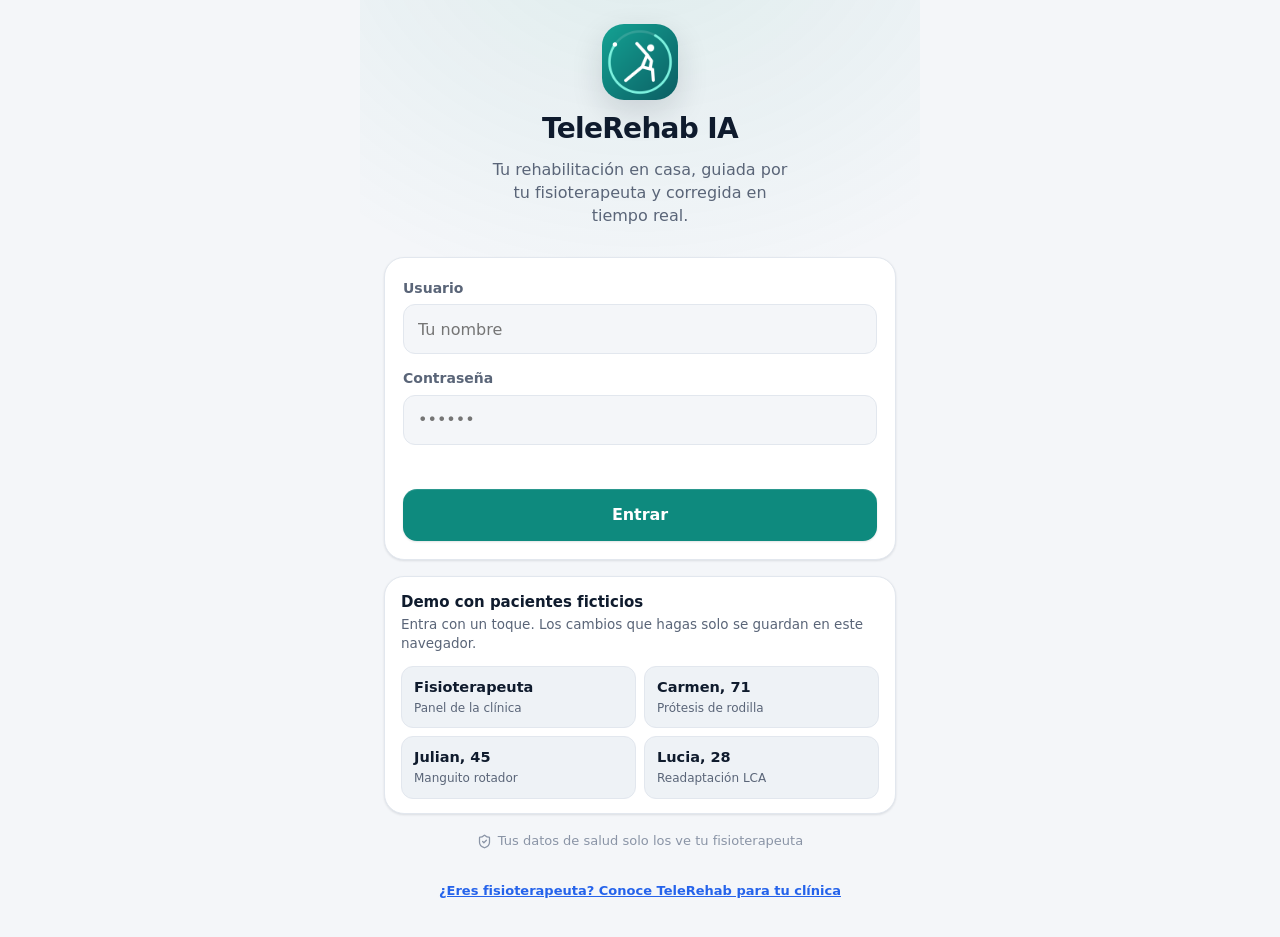
<file: index.html>
<!doctype html>
<html lang="es">
<head>
  <meta charset="utf-8">
  <meta name="viewport" content="width=device-width, initial-scale=1, viewport-fit=cover">
  <meta name="theme-color" content="#F4F6F9" media="(prefers-color-scheme: light)">
  <meta name="theme-color" content="#0B1015" media="(prefers-color-scheme: dark)">
  <meta name="description" content="Telerehabilitación con visión artificial: tu fisioterapeuta te corrige en casa.">
  <meta name="apple-mobile-web-app-capable" content="yes">
  <meta name="mobile-web-app-capable" content="yes">
  <meta name="apple-mobile-web-app-status-bar-style" content="default">
  <meta name="apple-mobile-web-app-title" content="TeleRehab">
  <meta name="robots" content="noindex">
  <title>TeleRehab IA</title>
  <link rel="manifest" href="/manifest.webmanifest">
  <link rel="icon" href="/static/icono.svg" type="image/svg+xml">
  <link rel="apple-touch-icon" href="/static/icono-192.png">
  <link rel="stylesheet" href="/static/app.css">
  <script>try { const t = JSON.parse(localStorage.getItem("tema")); if (t === "claro" || t === "oscuro") document.documentElement.dataset.tema = t; } catch (_) { }</script>
</head>
<body>
  <!-- Iconos de línea estilo Lucide (licencia ISC). Se usan con <svg class="ic"><use href="#i-nombre"/></svg> -->
  <svg width="0" height="0" style="position:absolute" aria-hidden="true">
    <symbol id="i-atras" viewBox="0 0 24 24"><path d="m12 19-7-7 7-7"/><path d="M19 12H5"/></symbol>
    <symbol id="i-flecha" viewBox="0 0 24 24"><path d="m9 18 6-6-6-6"/></symbol>
    <symbol id="i-usuario" viewBox="0 0 24 24"><path d="M19 21v-2a4 4 0 0 0-4-4H9a4 4 0 0 0-4 4v2"/><circle cx="12" cy="7" r="4"/></symbol>
    <symbol id="i-usuarios" viewBox="0 0 24 24"><path d="M16 21v-2a4 4 0 0 0-4-4H6a4 4 0 0 0-4 4v2"/><circle cx="9" cy="7" r="4"/><path d="M22 21v-2a4 4 0 0 0-3-3.87"/><path d="M16 3.13a4 4 0 0 1 0 7.75"/></symbol>
    <symbol id="i-usuario-mas" viewBox="0 0 24 24"><path d="M16 21v-2a4 4 0 0 0-4-4H6a4 4 0 0 0-4 4v2"/><circle cx="9" cy="7" r="4"/><path d="M19 8v6"/><path d="M22 11h-6"/></symbol>
    <symbol id="i-ajustes" viewBox="0 0 24 24"><path d="M21 4h-7"/><path d="M10 4H3"/><path d="M21 12h-9"/><path d="M8 12H3"/><path d="M21 20h-5"/><path d="M12 20H3"/><path d="M14 2v4"/><path d="M8 10v4"/><path d="M16 18v4"/></symbol>
    <symbol id="i-grafica" viewBox="0 0 24 24"><path d="M3 3v16a2 2 0 0 0 2 2h16"/><path d="M18 17V9"/><path d="M13 17V5"/><path d="M8 17v-3"/></symbol>
    <symbol id="i-documento" viewBox="0 0 24 24"><path d="M15 2H6a2 2 0 0 0-2 2v16a2 2 0 0 0 2 2h12a2 2 0 0 0 2-2V7Z"/><path d="M14 2v4a2 2 0 0 0 2 2h4"/><path d="M10 9H8"/><path d="M16 13H8"/><path d="M16 17H8"/></symbol>
    <symbol id="i-mas" viewBox="0 0 24 24"><path d="M5 12h14"/><path d="M12 5v14"/></symbol>
    <symbol id="i-buscar" viewBox="0 0 24 24"><circle cx="11" cy="11" r="8"/><path d="m21 21-4.3-4.3"/></symbol>
    <symbol id="i-play" viewBox="0 0 24 24"><path d="M7 4.5v15a1 1 0 0 0 1.5.86l12.5-7.5a1 1 0 0 0 0-1.72L8.5 3.64A1 1 0 0 0 7 4.5z" fill="currentColor" stroke="none"/></symbol>
    <symbol id="i-check" viewBox="0 0 24 24"><path d="M20 6 9 17l-5-5"/></symbol>
    <symbol id="i-check-circulo" viewBox="0 0 24 24"><circle cx="12" cy="12" r="10"/><path d="m9 12 2 2 4-4"/></symbol>
    <symbol id="i-calendario" viewBox="0 0 24 24"><rect width="18" height="18" x="3" y="4" rx="2"/><path d="M16 2v4"/><path d="M8 2v4"/><path d="M3 10h18"/></symbol>
    <symbol id="i-plan" viewBox="0 0 24 24"><rect width="8" height="4" x="8" y="2" rx="1"/><path d="M16 4h2a2 2 0 0 1 2 2v14a2 2 0 0 1-2 2H6a2 2 0 0 1-2-2V6a2 2 0 0 1 2-2h2"/><path d="M12 11h4"/><path d="M12 16h4"/><path d="M8 11h.01"/><path d="M8 16h.01"/></symbol>
    <symbol id="i-tendencia" viewBox="0 0 24 24"><path d="M22 7 13.5 15.5 8.5 10.5 2 17"/><path d="M16 7h6v6"/></symbol>
    <symbol id="i-actividad" viewBox="0 0 24 24"><path d="M22 12h-4l-3 9L9 3l-3 9H2"/></symbol>
    <symbol id="i-llave" viewBox="0 0 24 24"><circle cx="7.5" cy="15.5" r="5.5"/><path d="m21 2-9.6 9.6"/><path d="m15.5 7.5 3 3L22 7l-3-3"/></symbol>
    <symbol id="i-escudo" viewBox="0 0 24 24"><path d="M20 13c0 5-3.5 7.5-7.66 8.95a1 1 0 0 1-.67-.01C7.5 20.5 4 18 4 13V6a1 1 0 0 1 1-1c2 0 4.5-1.2 6.24-2.72a1.17 1.17 0 0 1 1.52 0C14.51 3.81 17 5 19 5a1 1 0 0 1 1 1z"/><path d="m9 12 2 2 4-4"/></symbol>
    <symbol id="i-descargar" viewBox="0 0 24 24"><path d="M21 15v4a2 2 0 0 1-2 2H5a2 2 0 0 1-2-2v-4"/><path d="m7 10 5 5 5-5"/><path d="M12 15V3"/></symbol>
    <symbol id="i-subir" viewBox="0 0 24 24"><path d="M21 15v4a2 2 0 0 1-2 2H5a2 2 0 0 1-2-2v-4"/><path d="m17 8-5-5-5 5"/><path d="M12 3v12"/></symbol>
    <symbol id="i-movil" viewBox="0 0 24 24"><rect width="14" height="20" x="5" y="2" rx="2"/><path d="M12 18h.01"/></symbol>
    <symbol id="i-camara" viewBox="0 0 24 24"><path d="M14.5 4h-5L7 7H4a2 2 0 0 0-2 2v9a2 2 0 0 0 2 2h16a2 2 0 0 0 2-2V9a2 2 0 0 0-2-2h-3l-2.5-3z"/><circle cx="12" cy="13" r="3"/></symbol>
    <symbol id="i-selfie" viewBox="0 0 24 24"><rect width="14" height="20" x="5" y="2" rx="2"/><circle cx="12" cy="10" r="2.5"/><path d="M8.5 16a3.5 3.5 0 0 1 7 0"/></symbol>
    <symbol id="i-video" viewBox="0 0 24 24"><path d="m16 13 5.22 3.48a.5.5 0 0 0 .78-.42V7.94a.5.5 0 0 0-.76-.43L16 10.5"/><rect x="2" y="6" width="14" height="12" rx="2"/></symbol>
    <symbol id="i-play-circulo" viewBox="0 0 24 24"><circle cx="12" cy="12" r="10"/><path d="M10 8.5v7l5.5-3.5z"/></symbol>
    <symbol id="i-compartir" viewBox="0 0 24 24"><path d="M4 12v8a2 2 0 0 0 2 2h12a2 2 0 0 0 2-2v-8"/><path d="m16 6-4-4-4 4"/><path d="M12 2v13"/></symbol>
    <symbol id="i-copiar" viewBox="0 0 24 24"><rect width="14" height="14" x="8" y="8" rx="2"/><path d="M4 16c-1.1 0-2-.9-2-2V4c0-1.1.9-2 2-2h10c1.1 0 2 .9 2 2"/></symbol>
    <symbol id="i-papelera" viewBox="0 0 24 24"><path d="M3 6h18"/><path d="M19 6v14c0 1-1 2-2 2H7c-1 0-2-1-2-2V6"/><path d="M8 6V4c0-1 1-2 2-2h4c1 0 2 1 2 2"/></symbol>
    <symbol id="i-cerrar" viewBox="0 0 24 24"><path d="M18 6 6 18"/><path d="m6 6 12 12"/></symbol>
    <symbol id="i-parar" viewBox="0 0 24 24"><rect width="12" height="12" x="6" y="6" rx="2" fill="currentColor" stroke="none"/></symbol>
    <symbol id="i-repetir" viewBox="0 0 24 24"><path d="M3 12a9 9 0 1 0 9-9 9.75 9.75 0 0 0-6.74 2.74L3 8"/><path d="M3 3v5h5"/></symbol>
    <symbol id="i-guardar" viewBox="0 0 24 24"><path d="M15.2 3a2 2 0 0 1 1.4.6l3.8 3.8a2 2 0 0 1 .6 1.4V19a2 2 0 0 1-2 2H5a2 2 0 0 1-2-2V5a2 2 0 0 1 2-2z"/><path d="M17 21v-7a1 1 0 0 0-1-1H8a1 1 0 0 0-1 1v7"/><path d="M7 3v4a1 1 0 0 0 1 1h7"/></symbol>
    <symbol id="i-alerta" viewBox="0 0 24 24"><path d="m21.73 18-8-14a2 2 0 0 0-3.48 0l-8 14A2 2 0 0 0 4 21h16a2 2 0 0 0 1.73-3"/><path d="M12 9v4"/><path d="M12 17h.01"/></symbol>
    <symbol id="i-clinica" viewBox="0 0 24 24"><path d="M6 22V4a2 2 0 0 1 2-2h8a2 2 0 0 1 2 2v18Z"/><path d="M6 12H4a2 2 0 0 0-2 2v6a2 2 0 0 0 2 2h2"/><path d="M18 9h2a2 2 0 0 1 2 2v9a2 2 0 0 1-2 2h-2"/><path d="M10 6h4"/><path d="M12 4v4"/><path d="M10 14h4"/><path d="M10 18h4"/></symbol>
    <symbol id="i-medalla" viewBox="0 0 24 24"><circle cx="12" cy="8" r="6"/><path d="M15.48 12.89 17 22l-5-3-5 3 1.52-9.11"/></symbol>
    <symbol id="i-salir" viewBox="0 0 24 24"><path d="M9 21H5a2 2 0 0 1-2-2V5a2 2 0 0 1 2-2h4"/><path d="m16 17 5-5-5-5"/><path d="M21 12H9"/></symbol>
    <symbol id="i-enviar" viewBox="0 0 24 24"><path d="m22 2-7 20-4-9-9-4Z"/><path d="M22 2 11 13"/></symbol>
    <symbol id="i-reloj" viewBox="0 0 24 24"><path d="M10 2h4"/><path d="m12 14 3-3"/><circle cx="12" cy="14" r="8"/></symbol>
    <symbol id="i-voz" viewBox="0 0 24 24"><path d="M11 5 6 9H2v6h4l5 4V5z"/><path d="M15.5 8.5a5 5 0 0 1 0 7"/><path d="M19 5a10 10 0 0 1 0 14"/></symbol>
    <symbol id="i-silencio" viewBox="0 0 24 24"><path d="M11 5 6 9H2v6h4l5 4V5z"/><path d="m22 9-6 6"/><path d="m16 9 6 6"/></symbol>
    <symbol id="i-llama" viewBox="0 0 24 24"><path d="M8.5 14.5A2.5 2.5 0 0 0 11 12c0-1.38-.5-2-1-3-1.07-2.14-.22-4.05 2-6 .5 2.5 2 4.9 4 6.5 2 1.6 3 3.5 3 5.5a7 7 0 1 1-14 0c0-1.15.43-2.29 1-3a2.5 2.5 0 0 0 2.5 2.5z"/></symbol>
    <symbol id="i-diana" viewBox="0 0 24 24"><circle cx="12" cy="12" r="10"/><circle cx="12" cy="12" r="6"/><circle cx="12" cy="12" r="2"/></symbol>
    <symbol id="i-sol" viewBox="0 0 24 24"><circle cx="12" cy="12" r="4"/><path d="M12 2v2"/><path d="M12 20v2"/><path d="m4.93 4.93 1.41 1.41"/><path d="m17.66 17.66 1.41 1.41"/><path d="M2 12h2"/><path d="M20 12h2"/><path d="m6.34 17.66-1.41 1.41"/><path d="m19.07 4.93-1.41 1.41"/></symbol>
    <symbol id="i-luna" viewBox="0 0 24 24"><path d="M12 3a6 6 0 0 0 9 9 9 9 0 1 1-9-9Z"/></symbol>
    <symbol id="i-auto" viewBox="0 0 24 24"><circle cx="12" cy="12" r="10"/><path d="M12 2a10 10 0 0 1 0 20Z" fill="currentColor"/></symbol>
    <symbol id="i-mensaje" viewBox="0 0 24 24"><path d="M21 15a2 2 0 0 1-2 2H7l-4 4V5a2 2 0 0 1 2-2h14a2 2 0 0 1 2 2z"/></symbol>
    <symbol id="i-libro" viewBox="0 0 24 24"><path d="M4 19.5V5a2 2 0 0 1 2-2h14v16H6.5a2.5 2.5 0 0 0 0 5H20"/></symbol>
    <symbol id="i-info" viewBox="0 0 24 24"><circle cx="12" cy="12" r="10"/><path d="M12 16v-4"/><path d="M12 8h.01"/></symbol>
    <symbol id="i-repeticiones" viewBox="0 0 24 24"><path d="m17 2 4 4-4 4"/><path d="M3 11v-1a4 4 0 0 1 4-4h14"/><path d="m7 22-4-4 4-4"/><path d="M21 13v1a4 4 0 0 1-4 4H3"/></symbol>
    <symbol id="i-qr" viewBox="0 0 24 24"><rect width="5" height="5" x="3" y="3" rx="1"/><rect width="5" height="5" x="16" y="3" rx="1"/><rect width="5" height="5" x="3" y="16" rx="1"/><path d="M21 16h-3a2 2 0 0 0-2 2v3"/><path d="M21 21v.01"/><path d="M12 7v3a2 2 0 0 1-2 2H7"/><path d="M3 12h.01"/><path d="M12 3h.01"/><path d="M12 16v.01"/><path d="M16 12h1"/><path d="M21 12v.01"/><path d="M12 21v-1"/></symbol>
  </svg>
  <div id="app" aria-live="polite"></div>
  <div id="hoja" class="hoja" hidden>
    <div class="hoja-fondo" data-cerrar></div>
    <div class="hoja-panel" role="dialog" aria-modal="true">
      <div class="hoja-asa"></div>
      <div id="hoja-contenido"></div>
    </div>
  </div>
  <div id="aviso" class="aviso" role="status" hidden></div>
  <div id="mensaje-flotante" class="mensaje-flotante" role="status" aria-live="polite" hidden></div>
  <script src="/static/demo.js"></script>
  <script src="/static/analisis.js"></script>
  <script src="/static/serie_movil.js"></script>
  <script src="/static/app.js"></script>
</body>
</html>
</file>
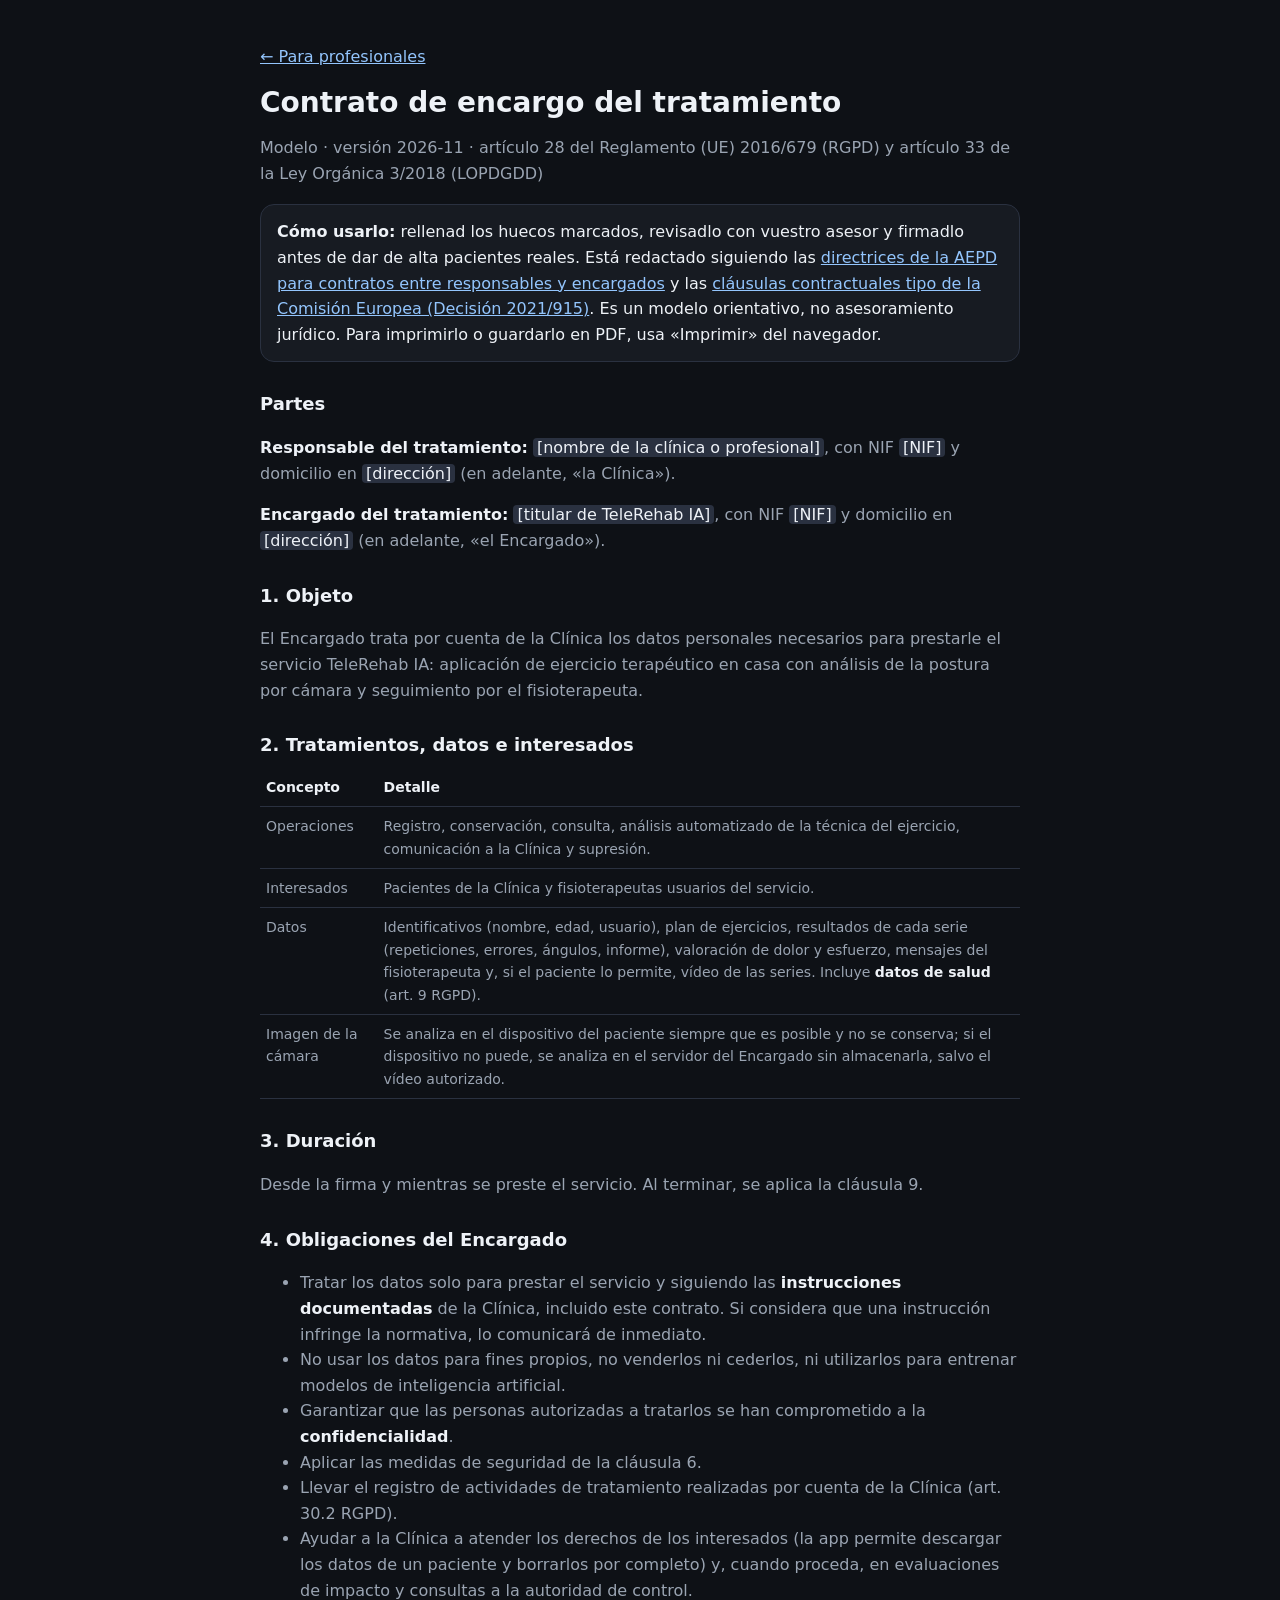
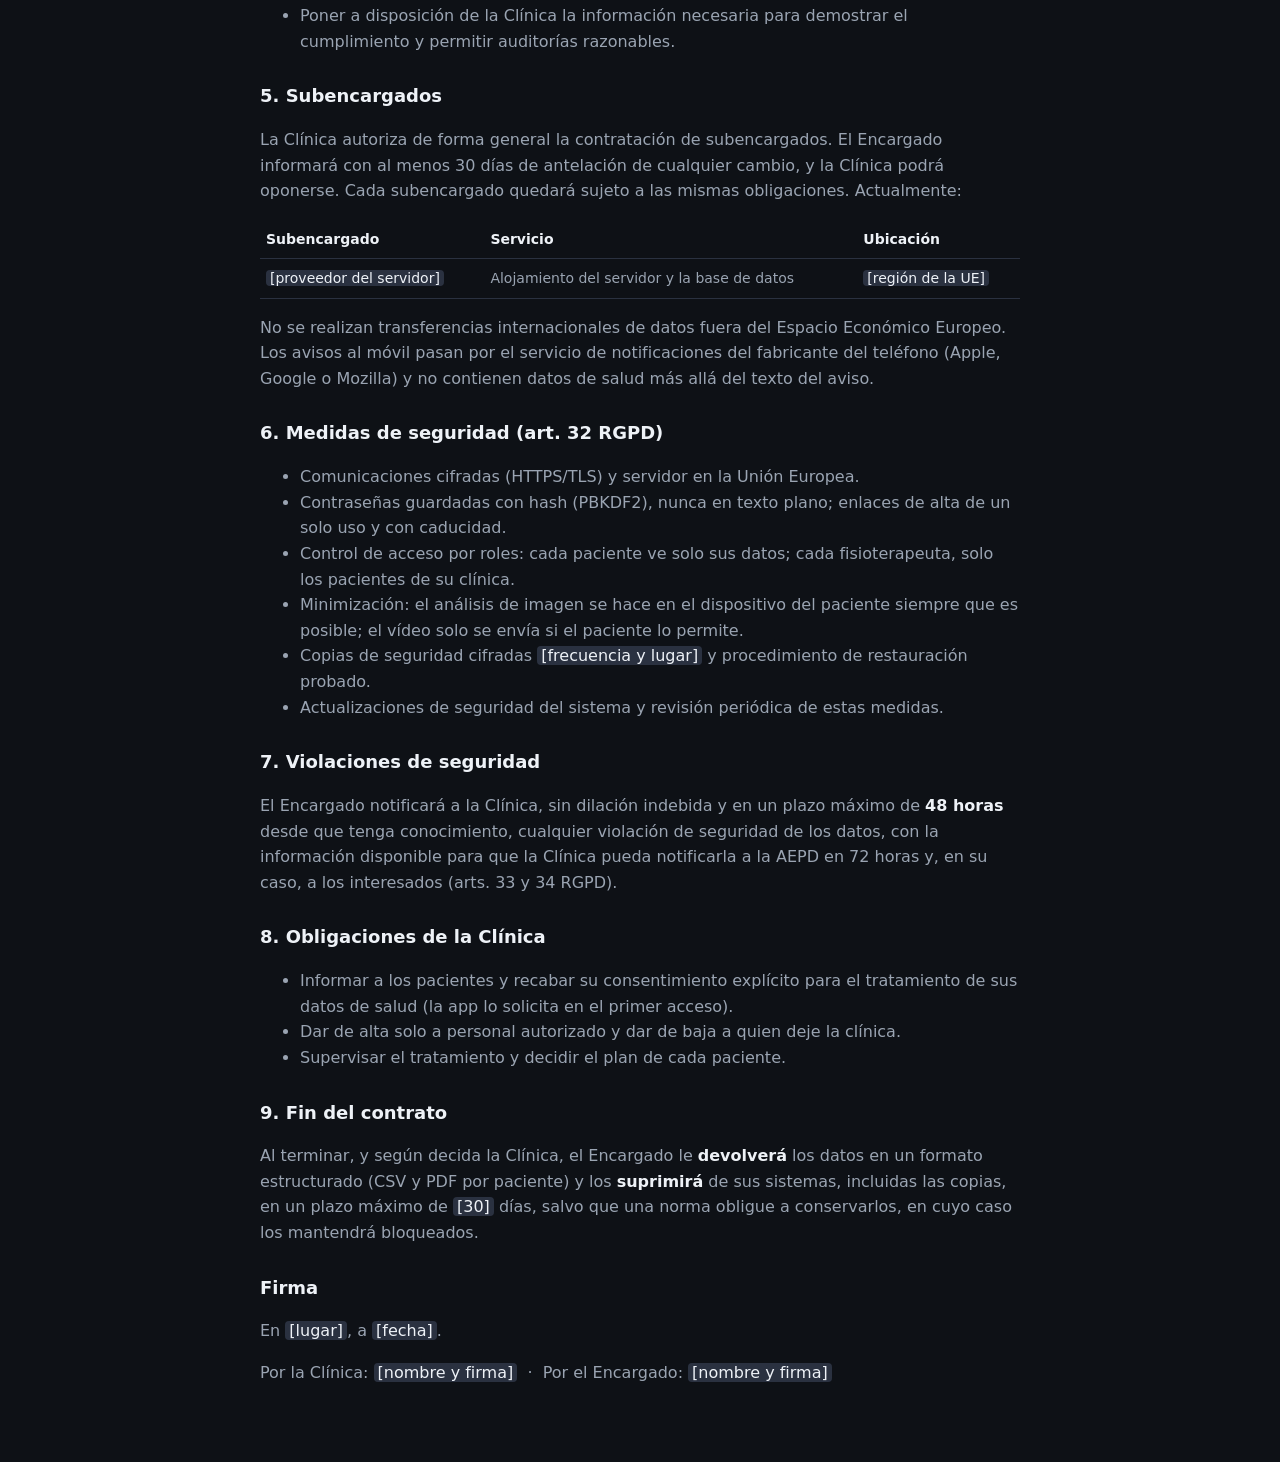
<file: encargo-tratamiento/index.html>
<!doctype html>
<html lang="es">
<head>
  <meta charset="utf-8">
  <meta name="viewport" content="width=device-width, initial-scale=1">
  <meta name="theme-color" content="#0E1116">
  <title>Encargo del tratamiento · TeleRehab IA</title>
  <link rel="icon" href="/static/icono.svg" type="image/svg+xml">
  <style>
    :root { --fondo: #0E1116; --superficie: #171B22; --borde: #2A3140; --texto: #EEF2F7; --texto-2: #9AA4B2; --azul: #93C5FD; color-scheme: dark; }
    body { margin: 0; background: var(--fondo); color: var(--texto); font: 16px/1.6 system-ui, -apple-system, "Segoe UI", Roboto, sans-serif; }
    main { max-width: 760px; margin: 0 auto; padding: 28px 16px 60px; }
    h1 { font-size: 28px; line-height: 1.2; margin: 0 0 6px; }
    h2 { font-size: 18px; margin: 28px 0 8px; }
    p, li { color: var(--texto-2); }
    b, strong { color: var(--texto); }
    a { color: var(--azul); }
    .nota { background: var(--superficie); border: 1px solid var(--borde); border-radius: 14px; padding: 14px 16px; margin: 18px 0; }
    .hueco { color: var(--texto); background: #2A3140; padding: 0 4px; border-radius: 4px; }
    table { width: 100%; border-collapse: collapse; font-size: 14px; }
    th, td { text-align: left; padding: 8px 6px; border-bottom: 1px solid var(--borde); vertical-align: top; }
    th { color: var(--texto); } td { color: var(--texto-2); }
    @media print { :root { --fondo: #fff; --superficie: #fff; --texto: #000; --texto-2: #222; --borde: #999; --azul: #000; } .no-imprimir { display: none; } .hueco { background: #eee; } }
  </style>
</head>
<body>
<main>
  <p class="no-imprimir"><a href="/profesionales">← Para profesionales</a></p>
  <h1>Contrato de encargo del tratamiento</h1>
  <p>Modelo · versión 2026-11 · artículo 28 del Reglamento (UE) 2016/679 (RGPD) y artículo 33 de la Ley Orgánica 3/2018 (LOPDGDD)</p>

  <div class="nota no-imprimir">
    <b>Cómo usarlo:</b> rellenad los huecos marcados, revisadlo con vuestro asesor y firmadlo antes de dar de alta
    pacientes reales. Está redactado siguiendo las
    <a href="https://www.aepd.es/guias/guia-directrices-contratos.pdf" target="_blank" rel="noopener">directrices de la AEPD para contratos entre responsables y encargados</a>
    y las <a href="https://eur-lex.europa.eu/legal-content/ES/TXT/?uri=CELEX:32021D0915" target="_blank" rel="noopener">cláusulas contractuales tipo de la Comisión Europea (Decisión 2021/915)</a>.
    Es un modelo orientativo, no asesoramiento jurídico. Para imprimirlo o guardarlo en PDF, usa «Imprimir» del navegador.
  </div>

  <h2>Partes</h2>
  <p><b>Responsable del tratamiento:</b> <span class="hueco">[nombre de la clínica o profesional]</span>, con NIF
    <span class="hueco">[NIF]</span> y domicilio en <span class="hueco">[dirección]</span> (en adelante, «la Clínica»).</p>
  <p><b>Encargado del tratamiento:</b> <span class="hueco">[titular de TeleRehab IA]</span>, con NIF
    <span class="hueco">[NIF]</span> y domicilio en <span class="hueco">[dirección]</span> (en adelante, «el Encargado»).</p>

  <h2>1. Objeto</h2>
  <p>El Encargado trata por cuenta de la Clínica los datos personales necesarios para prestarle el servicio
    TeleRehab IA: aplicación de ejercicio terapéutico en casa con análisis de la postura por cámara y seguimiento
    por el fisioterapeuta.</p>

  <h2>2. Tratamientos, datos e interesados</h2>
  <table>
    <tr><th>Concepto</th><th>Detalle</th></tr>
    <tr><td>Operaciones</td><td>Registro, conservación, consulta, análisis automatizado de la técnica del ejercicio, comunicación a la Clínica y supresión.</td></tr>
    <tr><td>Interesados</td><td>Pacientes de la Clínica y fisioterapeutas usuarios del servicio.</td></tr>
    <tr><td>Datos</td><td>Identificativos (nombre, edad, usuario), plan de ejercicios, resultados de cada serie (repeticiones, errores, ángulos, informe), valoración de dolor y esfuerzo, mensajes del fisioterapeuta y, si el paciente lo permite, vídeo de las series. Incluye <b>datos de salud</b> (art. 9 RGPD).</td></tr>
    <tr><td>Imagen de la cámara</td><td>Se analiza en el dispositivo del paciente siempre que es posible y no se conserva; si el dispositivo no puede, se analiza en el servidor del Encargado sin almacenarla, salvo el vídeo autorizado.</td></tr>
  </table>

  <h2>3. Duración</h2>
  <p>Desde la firma y mientras se preste el servicio. Al terminar, se aplica la cláusula 9.</p>

  <h2>4. Obligaciones del Encargado</h2>
  <ul>
    <li>Tratar los datos solo para prestar el servicio y siguiendo las <b>instrucciones documentadas</b> de la Clínica, incluido este contrato. Si considera que una instrucción infringe la normativa, lo comunicará de inmediato.</li>
    <li>No usar los datos para fines propios, no venderlos ni cederlos, ni utilizarlos para entrenar modelos de inteligencia artificial.</li>
    <li>Garantizar que las personas autorizadas a tratarlos se han comprometido a la <b>confidencialidad</b>.</li>
    <li>Aplicar las medidas de seguridad de la cláusula 6.</li>
    <li>Llevar el registro de actividades de tratamiento realizadas por cuenta de la Clínica (art. 30.2 RGPD).</li>
    <li>Ayudar a la Clínica a atender los derechos de los interesados (la app permite descargar los datos de un paciente y borrarlos por completo) y, cuando proceda, en evaluaciones de impacto y consultas a la autoridad de control.</li>
    <li>Poner a disposición de la Clínica la información necesaria para demostrar el cumplimiento y permitir auditorías razonables.</li>
  </ul>

  <h2>5. Subencargados</h2>
  <p>La Clínica autoriza de forma general la contratación de subencargados. El Encargado informará con al menos 30 días
    de antelación de cualquier cambio, y la Clínica podrá oponerse. Cada subencargado quedará sujeto a las mismas
    obligaciones. Actualmente:</p>
  <table>
    <tr><th>Subencargado</th><th>Servicio</th><th>Ubicación</th></tr>
    <tr><td><span class="hueco">[proveedor del servidor]</span></td><td>Alojamiento del servidor y la base de datos</td><td><span class="hueco">[región de la UE]</span></td></tr>
  </table>
  <p>No se realizan transferencias internacionales de datos fuera del Espacio Económico Europeo. Los avisos al móvil
    pasan por el servicio de notificaciones del fabricante del teléfono (Apple, Google o Mozilla) y no contienen datos de salud
    más allá del texto del aviso.</p>

  <h2>6. Medidas de seguridad (art. 32 RGPD)</h2>
  <ul>
    <li>Comunicaciones cifradas (HTTPS/TLS) y servidor en la Unión Europea.</li>
    <li>Contraseñas guardadas con hash (PBKDF2), nunca en texto plano; enlaces de alta de un solo uso y con caducidad.</li>
    <li>Control de acceso por roles: cada paciente ve solo sus datos; cada fisioterapeuta, solo los pacientes de su clínica.</li>
    <li>Minimización: el análisis de imagen se hace en el dispositivo del paciente siempre que es posible; el vídeo solo se envía si el paciente lo permite.</li>
    <li>Copias de seguridad cifradas <span class="hueco">[frecuencia y lugar]</span> y procedimiento de restauración probado.</li>
    <li>Actualizaciones de seguridad del sistema y revisión periódica de estas medidas.</li>
  </ul>

  <h2>7. Violaciones de seguridad</h2>
  <p>El Encargado notificará a la Clínica, sin dilación indebida y en un plazo máximo de <b>48 horas</b> desde que tenga
    conocimiento, cualquier violación de seguridad de los datos, con la información disponible para que la Clínica pueda
    notificarla a la AEPD en 72 horas y, en su caso, a los interesados (arts. 33 y 34 RGPD).</p>

  <h2>8. Obligaciones de la Clínica</h2>
  <ul>
    <li>Informar a los pacientes y recabar su consentimiento explícito para el tratamiento de sus datos de salud (la app lo solicita en el primer acceso).</li>
    <li>Dar de alta solo a personal autorizado y dar de baja a quien deje la clínica.</li>
    <li>Supervisar el tratamiento y decidir el plan de cada paciente.</li>
  </ul>

  <h2>9. Fin del contrato</h2>
  <p>Al terminar, y según decida la Clínica, el Encargado le <b>devolverá</b> los datos en un formato estructurado
    (CSV y PDF por paciente) y los <b>suprimirá</b> de sus sistemas, incluidas las copias, en un plazo máximo de
    <span class="hueco">[30]</span> días, salvo que una norma obligue a conservarlos, en cuyo caso los mantendrá bloqueados.</p>

  <h2>Firma</h2>
  <p>En <span class="hueco">[lugar]</span>, a <span class="hueco">[fecha]</span>.</p>
  <p>Por la Clínica: <span class="hueco">[nombre y firma]</span> &nbsp;·&nbsp; Por el Encargado: <span class="hueco">[nombre y firma]</span></p>
</main>
</body>
</html>
</file>
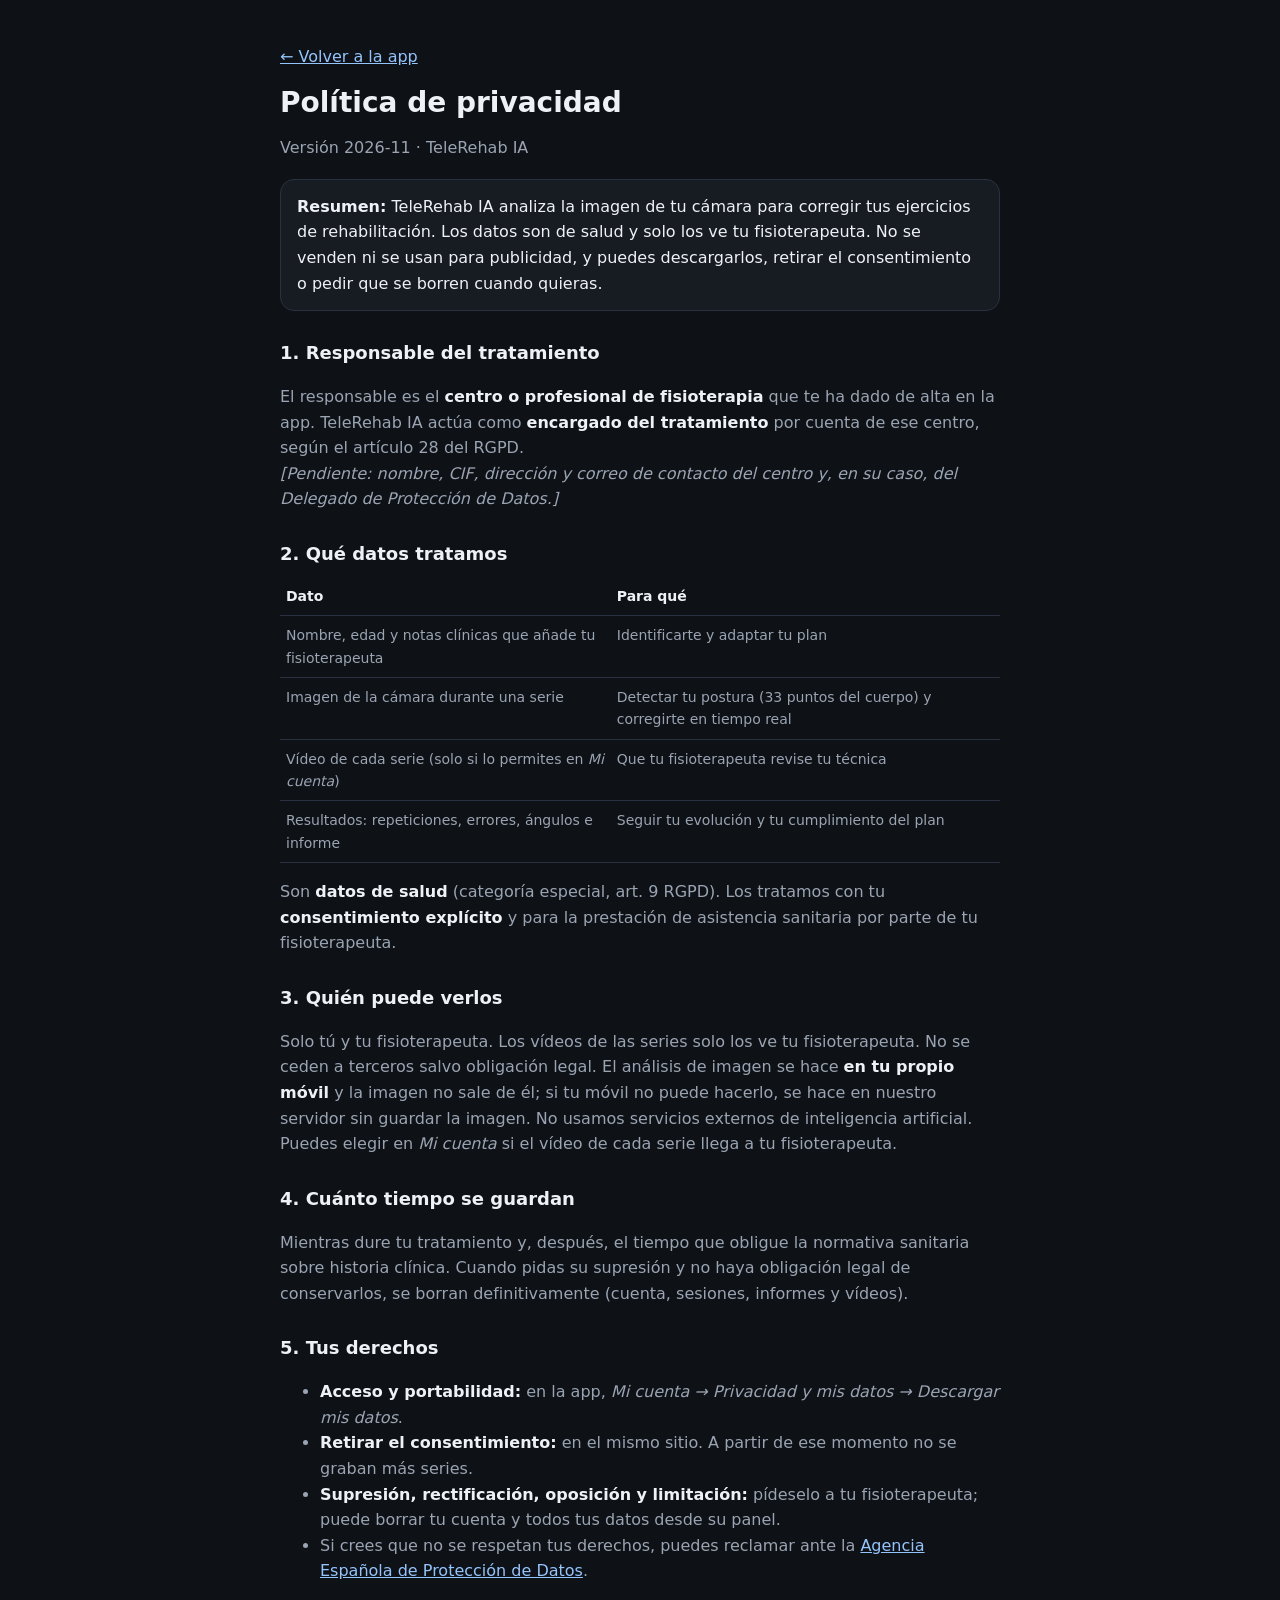
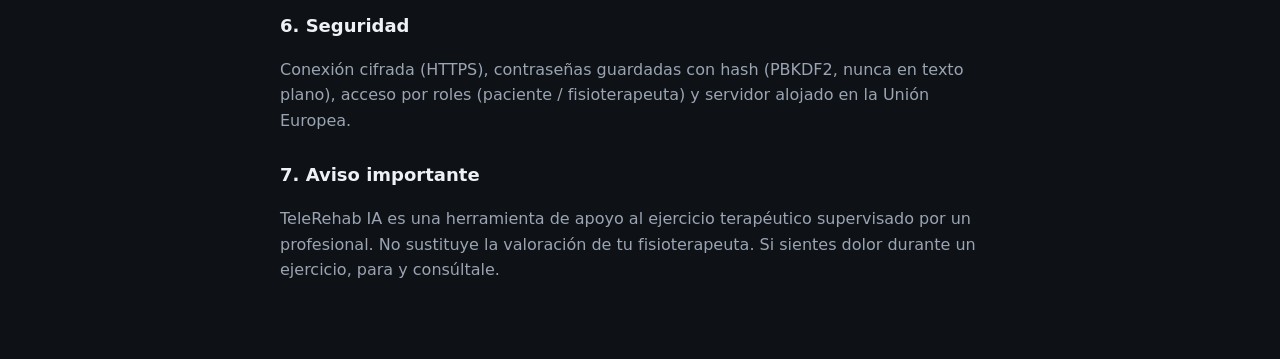
<file: privacidad/index.html>
<!doctype html>
<html lang="es">
<head>
  <meta charset="utf-8">
  <meta name="viewport" content="width=device-width, initial-scale=1">
  <meta name="theme-color" content="#0E1116">
  <title>Privacidad · TeleRehab IA</title>
  <link rel="icon" href="/static/icono.svg" type="image/svg+xml">
  <style>
    :root { --fondo: #0E1116; --superficie: #171B22; --borde: #2A3140; --texto: #EEF2F7; --texto-2: #9AA4B2; --azul: #93C5FD; color-scheme: dark; }
    body { margin: 0; background: var(--fondo); color: var(--texto); font: 16px/1.6 system-ui, -apple-system, "Segoe UI", Roboto, sans-serif; }
    main { max-width: 720px; margin: 0 auto; padding: 28px 16px 60px; }
    h1 { font-size: 28px; line-height: 1.2; margin: 0 0 6px; }
    h2 { font-size: 18px; margin: 28px 0 8px; }
    p, li { color: var(--texto-2); }
    b, strong { color: var(--texto); }
    a { color: var(--azul); }
    .nota { background: var(--superficie); border: 1px solid var(--borde); border-radius: 14px; padding: 14px 16px; margin: 18px 0; }
    table { width: 100%; border-collapse: collapse; font-size: 14px; }
    th, td { text-align: left; padding: 8px 6px; border-bottom: 1px solid var(--borde); vertical-align: top; }
    th { color: var(--texto); }
    td { color: var(--texto-2); }
  </style>
</head>
<body>
<main>
  <p><a href="/">← Volver a la app</a></p>
  <h1>Política de privacidad</h1>
  <p>Versión 2026-11 · TeleRehab IA</p>

  <div class="nota">
    <b>Resumen:</b> TeleRehab IA analiza la imagen de tu cámara para corregir tus ejercicios de rehabilitación.
    Los datos son de salud y solo los ve tu fisioterapeuta. No se venden ni se usan para publicidad, y puedes
    descargarlos, retirar el consentimiento o pedir que se borren cuando quieras.
  </div>

  <h2>1. Responsable del tratamiento</h2>
  <p>El responsable es el <b>centro o profesional de fisioterapia</b> que te ha dado de alta en la app.
    TeleRehab IA actúa como <b>encargado del tratamiento</b> por cuenta de ese centro, según el artículo 28 del RGPD.
    <br><i>[Pendiente: nombre, CIF, dirección y correo de contacto del centro y, en su caso, del Delegado de Protección de Datos.]</i></p>

  <h2>2. Qué datos tratamos</h2>
  <table>
    <tr><th>Dato</th><th>Para qué</th></tr>
    <tr><td>Nombre, edad y notas clínicas que añade tu fisioterapeuta</td><td>Identificarte y adaptar tu plan</td></tr>
    <tr><td>Imagen de la cámara durante una serie</td><td>Detectar tu postura (33 puntos del cuerpo) y corregirte en tiempo real</td></tr>
    <tr><td>Vídeo de cada serie (solo si lo permites en <i>Mi cuenta</i>)</td><td>Que tu fisioterapeuta revise tu técnica</td></tr>
    <tr><td>Resultados: repeticiones, errores, ángulos e informe</td><td>Seguir tu evolución y tu cumplimiento del plan</td></tr>
  </table>
  <p>Son <b>datos de salud</b> (categoría especial, art. 9 RGPD). Los tratamos con tu <b>consentimiento explícito</b>
    y para la prestación de asistencia sanitaria por parte de tu fisioterapeuta.</p>

  <h2>3. Quién puede verlos</h2>
  <p>Solo tú y tu fisioterapeuta. Los vídeos de las series solo los ve tu fisioterapeuta. No se ceden a terceros
    salvo obligación legal. El análisis de imagen se hace <b>en tu propio móvil</b> y la imagen no sale de él; si tu móvil
    no puede hacerlo, se hace en nuestro servidor sin guardar la imagen. No usamos servicios externos de inteligencia
    artificial. Puedes elegir en <i>Mi cuenta</i> si el vídeo de cada serie llega a tu fisioterapeuta.</p>

  <h2>4. Cuánto tiempo se guardan</h2>
  <p>Mientras dure tu tratamiento y, después, el tiempo que obligue la normativa sanitaria sobre historia clínica.
    Cuando pidas su supresión y no haya obligación legal de conservarlos, se borran definitivamente (cuenta, sesiones,
    informes y vídeos).</p>

  <h2>5. Tus derechos</h2>
  <ul>
    <li><b>Acceso y portabilidad:</b> en la app, <i>Mi cuenta → Privacidad y mis datos → Descargar mis datos</i>.</li>
    <li><b>Retirar el consentimiento:</b> en el mismo sitio. A partir de ese momento no se graban más series.</li>
    <li><b>Supresión, rectificación, oposición y limitación:</b> pídeselo a tu fisioterapeuta; puede borrar tu cuenta y todos tus datos desde su panel.</li>
    <li>Si crees que no se respetan tus derechos, puedes reclamar ante la <a href="https://www.aepd.es" target="_blank" rel="noopener">Agencia Española de Protección de Datos</a>.</li>
  </ul>

  <h2>6. Seguridad</h2>
  <p>Conexión cifrada (HTTPS), contraseñas guardadas con hash (PBKDF2, nunca en texto plano), acceso por roles
    (paciente / fisioterapeuta) y servidor alojado en la Unión Europea.</p>

  <h2>7. Aviso importante</h2>
  <p>TeleRehab IA es una herramienta de apoyo al ejercicio terapéutico supervisado por un profesional. No sustituye
    la valoración de tu fisioterapeuta. Si sientes dolor durante un ejercicio, para y consúltale.</p>
</main>
</body>
</html>
</file>
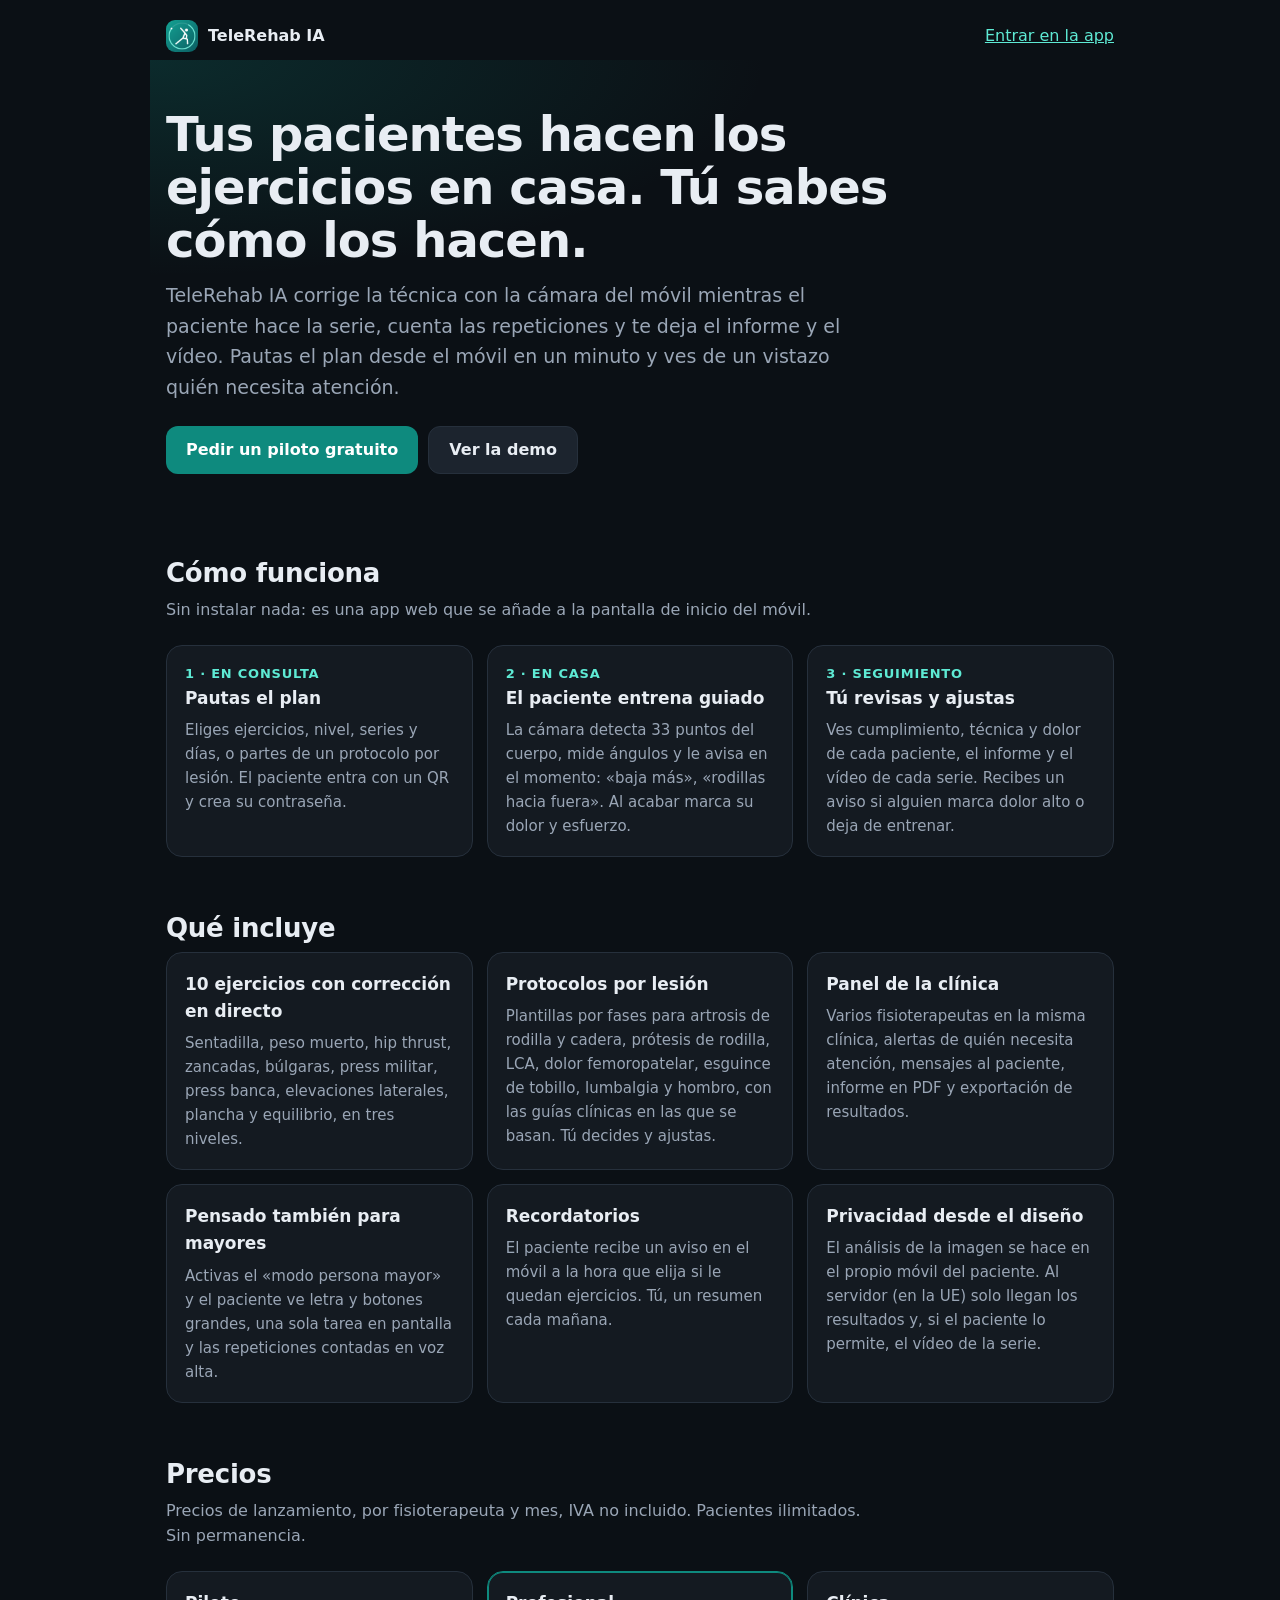
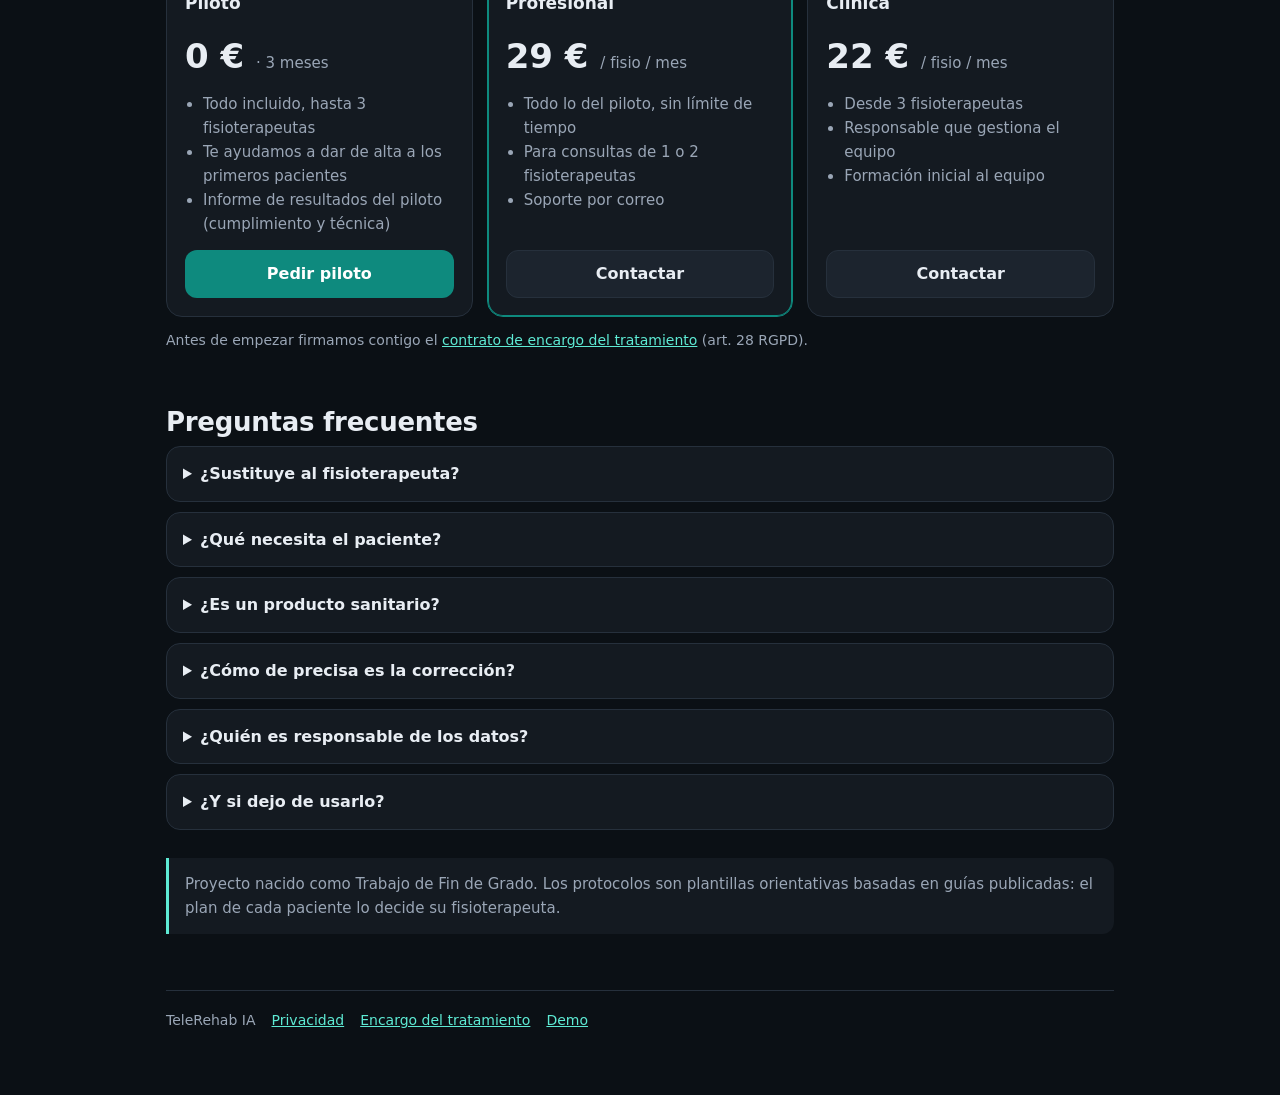
<file: profesionales/index.html>
<!doctype html>
<html lang="es">
<head>
  <meta charset="utf-8">
  <meta name="viewport" content="width=device-width, initial-scale=1">
  <meta name="theme-color" content="#0E1116">
  <title>Para fisioterapeutas · TeleRehab IA</title>
  <meta name="description" content="Ejercicio terapéutico en casa con corrección por cámara y seguimiento para el fisioterapeuta. Piloto gratuito para clínicas.">
  <link rel="icon" href="/static/icono.svg" type="image/svg+xml">
  <style>
    :root { --fondo: #0B1015; --superficie: #141A21; --superficie-2: #1C242E; --borde: #26303C; --texto: #E8EDF3; --texto-2: #9AA6B6;
            --azul: #5EEAD4; --acento: #0E8A7E; --verde: #4ADE80; color-scheme: dark; }
    * { box-sizing: border-box; }
    body { margin: 0; background: var(--fondo); color: var(--texto); font: 16px/1.6 system-ui, -apple-system, "Segoe UI", Roboto, sans-serif; -webkit-font-smoothing: antialiased; }
    main { max-width: 980px; margin: 0 auto; padding: 20px 16px 64px; }
    a { color: var(--azul); }
    nav { display: flex; justify-content: space-between; align-items: center; gap: 12px; padding-bottom: 8px; }
    nav .marca { display: flex; align-items: center; gap: 10px; font-weight: 750; color: var(--texto); text-decoration: none; }
    nav .marca img { width: 32px; height: 32px; border-radius: 9px; }
    .heroe { padding: 48px 0 28px; background: radial-gradient(90% 70% at 0% 0%, rgba(14,138,126,.22), transparent 70%); margin: 0 -16px; padding-left: 16px; padding-right: 16px; border-radius: 0 0 24px 24px; }
    .heroe h1 { font-size: clamp(30px, 6vw, 48px); line-height: 1.1; margin: 0 0 14px; letter-spacing: -.02em; max-width: 760px; }
    .heroe p { font-size: 19px; color: var(--texto-2); max-width: 680px; margin: 0 0 24px; }
    .btns { display: flex; flex-wrap: wrap; gap: 10px; }
    .btn { display: inline-flex; align-items: center; justify-content: center; min-height: 48px; padding: 0 20px; border-radius: 12px;
           background: var(--acento); color: #fff; font-weight: 650; text-decoration: none; }
    .btn.sec { background: var(--superficie-2); color: var(--texto); border: 1px solid var(--borde); }
    h2 { font-size: 26px; line-height: 1.2; margin: 56px 0 8px; letter-spacing: -.01em; }
    .sub { color: var(--texto-2); margin: 0 0 22px; max-width: 700px; }
    .rejilla { display: grid; grid-template-columns: repeat(auto-fit, minmax(260px, 1fr)); gap: 14px; }
    .tarjeta { background: var(--superficie); border: 1px solid var(--borde); border-radius: 16px; padding: 18px; }
    .tarjeta h3 { margin: 0 0 6px; font-size: 17px; }
    .tarjeta p, .tarjeta li { color: var(--texto-2); margin: 0; font-size: 15px; }
    .tarjeta ul { margin: 8px 0 0; padding-left: 18px; }
    .paso { font-size: 13px; font-weight: 750; color: var(--azul); text-transform: uppercase; letter-spacing: .06em; }
    .precio { display: flex; flex-direction: column; }
    .precio .cifra { font-size: 34px; font-weight: 800; margin: 6px 0 0; color: var(--texto); }
    .precio .cifra small { font-size: 15px; font-weight: 500; color: var(--texto-2); }
    .precio.destacado { border-color: var(--acento); box-shadow: 0 0 0 1px var(--acento) inset; }
    .precio ul { flex: 1; margin-bottom: 14px; }
    .nota { color: var(--texto-2); font-size: 14px; margin-top: 12px; }
    details { background: var(--superficie); border: 1px solid var(--borde); border-radius: 14px; padding: 14px 16px; margin-bottom: 10px; }
    summary { cursor: pointer; font-weight: 650; }
    details p { color: var(--texto-2); margin: 10px 0 0; }
    .aviso { border-left: 3px solid var(--azul); background: var(--superficie); padding: 14px 16px; border-radius: 0 12px 12px 0; color: var(--texto-2); font-size: 15px; }
    footer { margin-top: 56px; padding-top: 18px; border-top: 1px solid var(--borde); color: var(--texto-2); font-size: 14px; display: flex; flex-wrap: wrap; gap: 16px; }
  </style>
</head>
<body>
<main>
  <nav>
    <a class="marca" href="/"><img src="/static/icono-192.png" alt="">TeleRehab IA</a>
    <a href="/">Entrar en la app</a>
  </nav>

  <section class="heroe">
    <h1>Tus pacientes hacen los ejercicios en casa. Tú sabes cómo los hacen.</h1>
    <p>TeleRehab IA corrige la técnica con la cámara del móvil mientras el paciente hace la serie, cuenta las
      repeticiones y te deja el informe y el vídeo. Pautas el plan desde el móvil en un minuto y ves de un vistazo
      quién necesita atención.</p>
    <div class="btns">
      <a class="btn" href="/">Pedir un piloto gratuito</a>
      <a class="btn sec" href="https://telerehabia.iaencrudo.es" target="_blank" rel="noopener">Ver la demo</a>
    </div>
  </section>

  <h2>Cómo funciona</h2>
  <p class="sub">Sin instalar nada: es una app web que se añade a la pantalla de inicio del móvil.</p>
  <div class="rejilla">
    <div class="tarjeta"><div class="paso">1 · En consulta</div><h3>Pautas el plan</h3>
      <p>Eliges ejercicios, nivel, series y días, o partes de un protocolo por lesión. El paciente entra con un QR y crea su contraseña.</p></div>
    <div class="tarjeta"><div class="paso">2 · En casa</div><h3>El paciente entrena guiado</h3>
      <p>La cámara detecta 33 puntos del cuerpo, mide ángulos y le avisa en el momento: «baja más», «rodillas hacia fuera». Al acabar marca su dolor y esfuerzo.</p></div>
    <div class="tarjeta"><div class="paso">3 · Seguimiento</div><h3>Tú revisas y ajustas</h3>
      <p>Ves cumplimiento, técnica y dolor de cada paciente, el informe y el vídeo de cada serie. Recibes un aviso si alguien marca dolor alto o deja de entrenar.</p></div>
  </div>

  <h2>Qué incluye</h2>
  <div class="rejilla">
    <div class="tarjeta"><h3>10 ejercicios con corrección en directo</h3>
      <p>Sentadilla, peso muerto, hip thrust, zancadas, búlgaras, press militar, press banca, elevaciones laterales, plancha y equilibrio, en tres niveles.</p></div>
    <div class="tarjeta"><h3>Protocolos por lesión</h3>
      <p>Plantillas por fases para artrosis de rodilla y cadera, prótesis de rodilla, LCA, dolor femoropatelar, esguince de tobillo, lumbalgia y hombro, con las guías clínicas en las que se basan. Tú decides y ajustas.</p></div>
    <div class="tarjeta"><h3>Panel de la clínica</h3>
      <p>Varios fisioterapeutas en la misma clínica, alertas de quién necesita atención, mensajes al paciente, informe en PDF y exportación de resultados.</p></div>
    <div class="tarjeta"><h3>Pensado también para mayores</h3>
      <p>Activas el «modo persona mayor» y el paciente ve letra y botones grandes, una sola tarea en pantalla y las repeticiones contadas en voz alta.</p></div>
    <div class="tarjeta"><h3>Recordatorios</h3>
      <p>El paciente recibe un aviso en el móvil a la hora que elija si le quedan ejercicios. Tú, un resumen cada mañana.</p></div>
    <div class="tarjeta"><h3>Privacidad desde el diseño</h3>
      <p>El análisis de la imagen se hace en el propio móvil del paciente. Al servidor (en la UE) solo llegan los resultados y, si el paciente lo permite, el vídeo de la serie.</p></div>
  </div>

  <h2>Precios</h2>
  <p class="sub">Precios de lanzamiento, por fisioterapeuta y mes, IVA no incluido. Pacientes ilimitados. Sin permanencia.</p>
  <div class="rejilla">
    <div class="tarjeta precio"><h3>Piloto</h3><div class="cifra">0 € <small>· 3 meses</small></div>
      <ul><li>Todo incluido, hasta 3 fisioterapeutas</li><li>Te ayudamos a dar de alta a los primeros pacientes</li><li>Informe de resultados del piloto (cumplimiento y técnica)</li></ul>
      <a class="btn" href="/">Pedir piloto</a></div>
    <div class="tarjeta precio destacado"><h3>Profesional</h3><div class="cifra">29 € <small>/ fisio / mes</small></div>
      <ul><li>Todo lo del piloto, sin límite de tiempo</li><li>Para consultas de 1 o 2 fisioterapeutas</li><li>Soporte por correo</li></ul>
      <a class="btn sec" href="/">Contactar</a></div>
    <div class="tarjeta precio"><h3>Clínica</h3><div class="cifra">22 € <small>/ fisio / mes</small></div>
      <ul><li>Desde 3 fisioterapeutas</li><li>Responsable que gestiona el equipo</li><li>Formación inicial al equipo</li></ul>
      <a class="btn sec" href="/">Contactar</a></div>
  </div>
  <p class="nota">Antes de empezar firmamos contigo el <a href="/encargo-tratamiento">contrato de encargo del tratamiento</a> (art. 28 RGPD).</p>

  <h2>Preguntas frecuentes</h2>
  <details><summary>¿Sustituye al fisioterapeuta?</summary>
    <p>No. Es una herramienta de apoyo al ejercicio terapéutico que tú pautas y supervisas. El paciente no puede cambiar su plan; lo decides tú.</p></details>
  <details><summary>¿Qué necesita el paciente?</summary>
    <p>Un móvil con cámara (iPhone o Android con un navegador actual) y un sitio donde apoyarlo a 2–3 metros. La primera vez se descarga el analizador (unos 30 MB); después funciona más rápido.</p></details>
  <details><summary>¿Es un producto sanitario?</summary>
    <p>Hoy no tiene marcado CE como producto sanitario y no realiza diagnósticos ni recomienda tratamientos por sí misma: mide la técnica del ejercicio que el profesional ha pautado. Estamos evaluando su clasificación según el Reglamento (UE) 2017/745 antes de ofrecerla de forma comercial.</p></details>
  <details><summary>¿Cómo de precisa es la corrección?</summary>
    <p>Usa MediaPipe Pose, un modelo de estimación de postura muy estudiado. En estudios publicados su medida de ángulos se parece mucho a la de laboratorio en vista lateral, pero tiende a infraestimar la flexión profunda de rodilla. Por eso los avisos son orientativos y tienes el vídeo de cada serie para revisarlo tú.</p></details>
  <details><summary>¿Quién es responsable de los datos?</summary>
    <p>Tu clínica es la responsable del tratamiento; TeleRehab IA actúa como encargado y solo trata los datos para prestarte el servicio. Lo recoge el <a href="/encargo-tratamiento">contrato de encargo</a> y la <a href="/privacidad">política de privacidad</a> que acepta el paciente.</p></details>
  <details><summary>¿Y si dejo de usarlo?</summary>
    <p>Descargas los datos de tus pacientes (CSV y PDF por paciente) y los borramos del servidor al terminar el contrato.</p></details>

  <div class="aviso" style="margin-top:28px">Proyecto nacido como Trabajo de Fin de Grado. Los protocolos son plantillas orientativas basadas en guías publicadas: el plan de cada paciente lo decide su fisioterapeuta.</div>

  <footer>
    <span>TeleRehab IA</span>
    <a href="/privacidad">Privacidad</a>
    <a href="/encargo-tratamiento">Encargo del tratamiento</a>
    <a href="https://telerehabia.iaencrudo.es" target="_blank" rel="noopener">Demo</a>
  </footer>
</main>
</body>
</html>
</file>
<file: static/app.css>
/* TeleRehab IA · sistema visual
   Tema claro clínico por defecto (como las apps de fisio del mercado) y oscuro automático.
   Todo color sale de los tokens: no hay colores sueltos fuera de :root. */
:root {
  --fondo: #F4F6F9;
  --superficie: #FFFFFF;
  --superficie-2: #EEF2F6;
  --borde: #E2E7EE;
  --texto: #0F1B2D;
  --texto-2: #5A6578;
  --texto-3: #8A94A6;
  --acento: #0E8A7E;
  --acento-osc: #0B6E65;
  --acento-suave: rgba(14, 138, 126, .10);
  --sobre-acento: #FFFFFF;
  --azul: #2563EB;
  --azul-suave: rgba(37, 99, 235, .10);
  --rojo: #DC2626;
  --rojo-suave: rgba(220, 38, 38, .09);
  --ambar: #D97706;
  --ambar-suave: rgba(217, 119, 6, .11);
  --ok-txt: #047857;
  --mal-txt: #B91C1C;
  --aviso-txt: #92400E;
  --cristal: rgba(244, 246, 249, .86);
  --velo: rgba(15, 27, 45, .45);
  --heroe: linear-gradient(135deg, #0E8A7E 0%, #0B6E65 55%, #155E75 100%);
  --sombra-1: 0 1px 2px rgba(15, 27, 45, .05), 0 1px 3px rgba(15, 27, 45, .06);
  --sombra: 0 12px 32px rgba(15, 27, 45, .14);
  --radio: 16px;
  --seguro-arriba: env(safe-area-inset-top, 0px);
  --seguro-abajo: env(safe-area-inset-bottom, 0px);
  color-scheme: light;
}
/* Tema oscuro: sigue al sistema salvo que la persona elija Claro u Oscuro en su cuenta (data-tema en <html>) */
@media (prefers-color-scheme: dark) {
  :root:not([data-tema="claro"]) {
    --fondo: #0B1015;
    --superficie: #141A21;
    --superficie-2: #1C242E;
    --borde: #26303C;
    --texto: #E8EDF3;
    --texto-2: #9AA6B6;
    --texto-3: #6B7686;
    --acento: #2BC4B3;
    --acento-osc: #14A394;
    --acento-suave: rgba(43, 196, 179, .13);
    --sobre-acento: #04221F;
    --azul: #60A5FA;
    --azul-suave: rgba(96, 165, 250, .13);
    --rojo: #F87171;
    --rojo-suave: rgba(248, 113, 113, .13);
    --ambar: #FBBF24;
    --ambar-suave: rgba(251, 191, 36, .12);
    --ok-txt: #6EE7B7;
    --mal-txt: #FCA5A5;
    --aviso-txt: #FCD34D;
    --cristal: rgba(11, 16, 21, .86);
    --velo: rgba(0, 0, 0, .6);
    --heroe: linear-gradient(135deg, #0F766E 0%, #0B5750 60%, #0E4A5C 100%);
    --sombra-1: 0 0 0 1px rgba(255, 255, 255, .02);
    --sombra: 0 14px 34px rgba(0, 0, 0, .5);
    color-scheme: dark;
  }
}
:root[data-tema="oscuro"] {
  --fondo: #0B1015;
  --superficie: #141A21;
  --superficie-2: #1C242E;
  --borde: #26303C;
  --texto: #E8EDF3;
  --texto-2: #9AA6B6;
  --texto-3: #6B7686;
  --acento: #2BC4B3;
  --acento-osc: #14A394;
  --acento-suave: rgba(43, 196, 179, .13);
  --sobre-acento: #04221F;
  --azul: #60A5FA;
  --azul-suave: rgba(96, 165, 250, .13);
  --rojo: #F87171;
  --rojo-suave: rgba(248, 113, 113, .13);
  --ambar: #FBBF24;
  --ambar-suave: rgba(251, 191, 36, .12);
  --ok-txt: #6EE7B7;
  --mal-txt: #FCA5A5;
  --aviso-txt: #FCD34D;
  --cristal: rgba(11, 16, 21, .86);
  --velo: rgba(0, 0, 0, .6);
  --heroe: linear-gradient(135deg, #0F766E 0%, #0B5750 60%, #0E4A5C 100%);
  --sombra-1: 0 0 0 1px rgba(255, 255, 255, .02);
  --sombra: 0 14px 34px rgba(0, 0, 0, .5);
  color-scheme: dark;
}

* { box-sizing: border-box; -webkit-tap-highlight-color: transparent; }
html, body { margin: 0; height: 100%; }
body {
  background: var(--fondo);
  color: var(--texto);
  font: 16px/1.45 -apple-system, BlinkMacSystemFont, "SF Pro Text", "Inter", "Segoe UI", Roboto, system-ui, sans-serif;
  -webkit-font-smoothing: antialiased;
  overscroll-behavior-y: none;
}
button, input, select, textarea { font: inherit; color: inherit; }
button { cursor: pointer; }
h1, h2, h3 { margin: 0; line-height: 1.2; }
#app { max-width: 560px; margin: 0 auto; min-height: 100%; }
:focus-visible { outline: 3px solid var(--azul-suave); outline-offset: 2px; }

/* ── Iconos (sprite SVG de index.html) ─────────────────── */
.ic { width: 22px; height: 22px; flex: none; stroke: currentColor; fill: none; stroke-width: 2; stroke-linecap: round; stroke-linejoin: round; vertical-align: middle; }
.ic.peq { width: 18px; height: 18px; }
.ic.mini { width: 15px; height: 15px; }
.ic.gr { width: 28px; height: 28px; }

/* ── Estructura de pantalla ─────────────────────────────── */
.pantalla { min-height: 100dvh; display: flex; flex-direction: column; animation: entrar .22s ease-out; }
@keyframes entrar { from { transform: translateY(6px); } to { transform: none; } }
.cabecera {
  position: sticky; top: 0; z-index: 5;
  display: flex; align-items: center; gap: 10px;
  padding: calc(12px + var(--seguro-arriba)) 16px 10px;
  background: var(--cristal); backdrop-filter: saturate(1.6) blur(16px); -webkit-backdrop-filter: saturate(1.6) blur(16px);
}
.cabecera h1 { font-size: 19px; font-weight: 700; letter-spacing: -.01em; flex: 1; min-width: 0; overflow: hidden; text-overflow: ellipsis; white-space: nowrap; }
.cabecera .marca-mini { display: flex; align-items: center; gap: 8px; flex: 1; font-weight: 750; font-size: 17px; letter-spacing: -.01em; }
.cabecera .marca-mini img { width: 28px; height: 28px; border-radius: 8px; }
.contenido { flex: 1; padding: 4px 16px calc(100px + var(--seguro-abajo)); }
.contenido.sin-tabs { padding-bottom: calc(28px + var(--seguro-abajo)); }

.btn-icono {
  width: 40px; height: 40px; border-radius: 12px; border: 1px solid var(--borde);
  display: grid; place-items: center; flex: none;
  background: var(--superficie); color: var(--texto); box-shadow: var(--sombra-1);
}
.btn-icono:active { transform: scale(.95); }
.btn-icono.avatar { border-radius: 50%; background: var(--acento-suave); color: var(--acento-osc); border-color: transparent; font-weight: 750; font-size: 15px; }

/* ── Botones ───────────────────────────────────────────── */
.btn {
  display: flex; align-items: center; justify-content: center; gap: 8px;
  width: 100%; min-height: 52px; padding: 12px 18px;
  border: 0; border-radius: 14px; font-weight: 650; font-size: 16px; letter-spacing: -.005em;
  background: var(--acento); color: var(--sobre-acento);
  box-shadow: 0 1px 2px rgba(15, 27, 45, .12), inset 0 1px 0 rgba(255, 255, 255, .12);
  transition: transform .08s, filter .15s;
}
.btn:active { transform: scale(.98); filter: brightness(.95); }
.btn:disabled { opacity: .5; }
.btn.secundario { background: var(--superficie); color: var(--texto); border: 1px solid var(--borde); box-shadow: var(--sombra-1); }
.btn.peligro { background: var(--rojo); color: #fff; }
.btn.fantasma { background: transparent; color: var(--texto-2); min-height: 44px; box-shadow: none; }
.btn.claro { background: #fff; color: #0B6E65; box-shadow: 0 6px 16px rgba(0, 0, 0, .18); }
.fila-btns { display: grid; gap: 10px; }

/* ── Login ─────────────────────────────────────────────── */
.login { justify-content: center; padding: calc(24px + var(--seguro-arriba)) 24px calc(24px + var(--seguro-abajo));
  background: radial-gradient(120% 60% at 50% -10%, var(--acento-suave), transparent 70%); }
.marca { display: flex; flex-direction: column; align-items: center; gap: 12px; margin-bottom: 30px; text-align: center; }
.marca img { width: 76px; height: 76px; border-radius: 22px; box-shadow: var(--sombra); }
.marca h1 { font-size: 28px; font-weight: 800; letter-spacing: -.025em; }
.marca p { margin: 0; color: var(--texto-2); max-width: 310px; }
.login form { background: var(--superficie); border: 1px solid var(--borde); border-radius: 20px; padding: 20px 18px 18px; box-shadow: var(--sombra-1); }
.sello { display: flex; align-items: center; justify-content: center; gap: 6px; margin-top: 18px; font-size: 13px; color: var(--texto-3); text-align: center; }

/* ── Formularios ───────────────────────────────────────── */
.campo { display: grid; gap: 6px; margin-bottom: 14px; }
.campo label { font-size: 14px; color: var(--texto-2); font-weight: 600; }
.campo input, .campo textarea {
  width: 100%; min-height: 50px; padding: 12px 14px;
  border-radius: 12px; border: 1px solid var(--borde);
  background: var(--fondo); outline: none; font-size: 16px; transition: border-color .15s, box-shadow .15s;
}
.campo textarea { min-height: 80px; resize: vertical; }
.campo input:focus, .campo textarea:focus { border-color: var(--acento); box-shadow: 0 0 0 4px var(--acento-suave); background: var(--superficie); }
.campo input[readonly] { color: var(--texto-2); }
.error { color: var(--mal-txt); font-size: 14px; min-height: 20px; margin: 4px 0 10px; }
.dos-col { display: grid; grid-template-columns: 1fr 1fr; gap: 10px; }

/* ── Tarjetas ──────────────────────────────────────────── */
.tarjeta { background: var(--superficie); border: 1px solid var(--borde); border-radius: var(--radio); padding: 16px; box-shadow: var(--sombra-1); }
.saludo { margin: 8px 2px 16px; }
.saludo .fecha { font-size: 13px; font-weight: 650; color: var(--texto-3); text-transform: uppercase; letter-spacing: .06em; margin: 0 0 4px; }
.saludo h2 { font-size: 27px; font-weight: 800; letter-spacing: -.025em; }
.saludo p { margin: 4px 0 0; color: var(--texto-2); }
.seccion-tit { font-size: 13px; text-transform: uppercase; letter-spacing: .07em; color: var(--texto-3); margin: 26px 2px 10px; font-weight: 700;
  display: flex; align-items: center; justify-content: space-between; gap: 8px; }
.seccion-tit small { text-transform: none; letter-spacing: 0; font-weight: 600; font-size: 13px; }

.kpis { display: grid; grid-template-columns: repeat(3, 1fr); gap: 10px; }
.kpi { background: var(--superficie); border: 1px solid var(--borde); border-radius: 16px; padding: 12px 12px 11px; box-shadow: var(--sombra-1); min-width: 0; }
.kpi .ic { color: var(--acento); margin-bottom: 6px; }
.kpi b { display: block; font-size: 24px; font-weight: 800; font-variant-numeric: tabular-nums; letter-spacing: -.03em; }
.kpi span { display: block; font-size: 12px; color: var(--texto-2); line-height: 1.3; }

.lista { display: grid; gap: 10px; }
.item {
  display: flex; align-items: center; gap: 14px; width: 100%; text-align: left;
  padding: 12px 14px 12px 12px; border-radius: var(--radio); border: 1px solid var(--borde);
  background: var(--superficie); color: var(--texto); box-shadow: var(--sombra-1);
  transition: transform .08s, border-color .15s;
}
.item:active { transform: scale(.99); background: var(--superficie-2); }
.item .emoji { width: 46px; height: 46px; flex: none; border-radius: 13px; display: grid; place-items: center; font-size: 17px; font-weight: 750;
  background: var(--acento-suave); color: var(--acento-osc); }
.item .miniatura { position: relative; width: 58px; height: 58px; flex: none; border-radius: 13px; overflow: hidden; background: var(--superficie-2); }
.item .miniatura img { width: 100%; height: 100%; object-fit: cover; object-position: center 35%; display: block; }
.item .miniatura .ic { position: absolute; inset: 0; margin: auto; color: var(--texto-3); }
.item .miniatura .sello-ok { position: absolute; right: 3px; bottom: 3px; width: 20px; height: 20px; border-radius: 50%; display: grid; place-items: center;
  background: var(--acento); color: #fff; box-shadow: 0 0 0 2px var(--superficie); }
.item .miniatura .sello-ok .ic { position: static; width: 13px; height: 13px; color: #fff; stroke-width: 3; }
.item .txt { flex: 1; min-width: 0; }
.item .txt b { display: block; font-size: 16px; font-weight: 650; letter-spacing: -.01em; }
.item .txt small { color: var(--texto-2); font-size: 13px; }
.item .flecha { color: var(--texto-3); display: grid; }
.etiqueta { display: inline-block; font-size: 12px; font-weight: 600; padding: 3px 8px; border-radius: 99px; background: var(--superficie-2); color: var(--texto-2); }
.etiqueta.ok { background: var(--acento-suave); color: var(--ok-txt); }
.etiqueta.mal { background: var(--rojo-suave); color: var(--mal-txt); }

/* ── Tarjeta principal del paciente ────────────────────── */
.heroe { position: relative; overflow: hidden; border-radius: 22px; padding: 20px 18px 18px; color: #fff; background: var(--heroe); box-shadow: 0 14px 30px rgba(11, 110, 101, .28); }
.heroe::after { content: ""; position: absolute; right: -60px; top: -70px; width: 220px; height: 220px; border-radius: 50%;
  background: radial-gradient(circle, rgba(255, 255, 255, .16), transparent 65%); pointer-events: none; }
.heroe .sup { display: flex; align-items: center; gap: 14px; margin-bottom: 18px; }
.heroe .sup > div:first-child { flex: 1; min-width: 0; }
.heroe small { display: block; font-size: 12px; font-weight: 700; text-transform: uppercase; letter-spacing: .08em; opacity: .8; }
.heroe h3 { font-size: 21px; font-weight: 800; letter-spacing: -.02em; margin-top: 4px; }
.heroe p { margin: 4px 0 0; opacity: .88; font-size: 14px; }
.heroe .anillo { --p: 0; width: 64px; height: 64px; flex: none; border-radius: 50%; display: grid; place-items: center;
  background: conic-gradient(#fff calc(var(--p) * 1%), rgba(255, 255, 255, .22) 0); }
.heroe .anillo b { width: 52px; height: 52px; border-radius: 50%; display: grid; place-items: center; font-size: 15px; font-weight: 800;
  background: #0C6A62; font-variant-numeric: tabular-nums; }
.heroe .hecho { display: flex; align-items: center; gap: 8px; font-weight: 650; background: rgba(255, 255, 255, .14); border-radius: 12px; padding: 12px 14px; }

.stats { display: grid; grid-template-columns: 1fr 1fr; gap: 10px; margin-top: 12px; }
.stat { display: flex; align-items: center; gap: 12px; background: var(--superficie); border: 1px solid var(--borde); border-radius: 16px; padding: 12px; box-shadow: var(--sombra-1); }
.stat .ic-caja { width: 38px; height: 38px; border-radius: 11px; display: grid; place-items: center; flex: none; background: var(--acento-suave); color: var(--acento-osc); }
.stat .ic-caja.azul { background: var(--azul-suave); color: var(--azul); }
.stat .ic-caja.ambar { background: var(--ambar-suave); color: var(--ambar); }
.stat b { display: block; font-size: 18px; font-weight: 800; letter-spacing: -.02em; font-variant-numeric: tabular-nums; }
.stat span { display: block; font-size: 12px; color: var(--texto-2); line-height: 1.25; }

/* ── Detalle de ejercicio ──────────────────────────────── */
.marco-video { position: relative; width: fit-content; max-width: 100%; margin: 0 auto; border-radius: 20px; overflow: hidden; background: #0B1015; box-shadow: var(--sombra); }
.video-explicativo { height: 56vh; max-width: 100%; display: block; object-fit: cover; background: #0B1015; aspect-ratio: 9 / 16; }
.marco-video .marca-agua { position: absolute; left: 10px; top: 10px; display: flex; align-items: center; gap: 6px; padding: 5px 10px; border-radius: 99px;
  font-size: 12px; font-weight: 700; color: #fff; background: rgba(0, 0, 0, .45); backdrop-filter: blur(6px); pointer-events: none; }
.btn-voz { position: absolute; left: 50%; bottom: 58px; transform: translateX(-50%); display: flex; align-items: center; gap: 7px; padding: 9px 16px;
  border: 0; border-radius: 99px; font: inherit; font-size: 14px; font-weight: 750; white-space: nowrap; color: #fff; background: var(--acento);
  box-shadow: 0 6px 18px rgba(0, 0, 0, .3); cursor: pointer; }
.btn-voz.activa { left: auto; right: 10px; top: 10px; bottom: auto; transform: none; padding: 6px; background: rgba(0, 0, 0, .45); backdrop-filter: blur(6px); box-shadow: none; }
.btn-voz.activa span { position: absolute; width: 1px; height: 1px; overflow: hidden; clip: rect(0 0 0 0); }
.btn-voz:empty { display: none; }
.marco-video.en-hoja { margin-bottom: 14px; }
.marco-video.en-hoja .video-explicativo { height: 52vh; }
.pauta { display: flex; flex-wrap: wrap; gap: 8px; margin: 14px 0 0; }
.pauta span { display: inline-flex; align-items: center; gap: 6px; font-size: 13px; font-weight: 650; padding: 7px 11px; border-radius: 99px;
  background: var(--superficie); border: 1px solid var(--borde); color: var(--texto-2); }
.pauta span .ic { color: var(--acento); }
.receta-fisio { display: flex; gap: 12px; align-items: flex-start; margin-bottom: 14px; }
.receta-fisio .ic-caja { width: 38px; height: 38px; border-radius: 11px; display: grid; place-items: center; flex: none; background: var(--acento-suave); color: var(--acento-osc); }
.consejos { list-style: none; padding: 0; margin: 0; display: grid; gap: 0; background: var(--superficie); border: 1px solid var(--borde); border-radius: var(--radio); box-shadow: var(--sombra-1); counter-reset: paso; }
.consejos li { position: relative; padding: 13px 14px 13px 52px; font-size: 15px; border-top: 1px solid var(--borde); counter-increment: paso; }
.consejos li:first-child { border-top: 0; }
.consejos li::before { content: counter(paso); position: absolute; left: 14px; top: 12px; width: 24px; height: 24px; border-radius: 50%; display: grid; place-items: center;
  font-size: 13px; font-weight: 800; background: var(--acento-suave); color: var(--acento-osc); }
.segmentado { display: grid; grid-template-columns: repeat(3, 1fr); background: var(--superficie-2); border-radius: 13px; padding: 4px; gap: 4px; }
.segmentado button { border: 0; border-radius: 10px; min-height: 42px; background: transparent; color: var(--texto-2); font-weight: 650; font-size: 14px; }
.segmentado button[aria-pressed="true"] { background: var(--superficie); color: var(--texto); box-shadow: 0 1px 3px rgba(15, 27, 45, .12); }
.pie-fijo {
  position: sticky; bottom: 0; margin: 20px -16px 0; padding: 14px 16px calc(14px + var(--seguro-abajo));
  background: linear-gradient(to top, var(--fondo) 72%, transparent);
}
.alerta { display: flex; gap: 10px; align-items: flex-start; border-radius: 14px; padding: 13px 14px; margin-bottom: 14px; font-size: 15px;
  background: var(--ambar-suave); border: 1px solid color-mix(in srgb, var(--ambar) 35%, transparent); color: var(--aviso-txt); }
.alerta .ic { margin-top: 1px; }

/* ── Chips y gráficas ──────────────────────────────────── */
.chips { display: flex; gap: 8px; overflow-x: auto; padding: 2px 16px 6px; margin: 0 -16px; scrollbar-width: none; }
.chips::-webkit-scrollbar { display: none; }
.chip { flex: none; border: 1px solid var(--borde); background: var(--superficie); color: var(--texto-2); border-radius: 99px; padding: 8px 14px; font-size: 14px; font-weight: 650; }
.chip[aria-pressed="true"] { background: var(--texto); color: var(--fondo); border-color: var(--texto); }
.grafica-svg { padding: 14px 12px 10px; }
.grafica-svg svg { width: 100%; height: auto; display: block; overflow: visible; }
.grafica-svg .eje { stroke: var(--borde); stroke-width: 1; }
.grafica-svg text { fill: var(--texto-3); font-size: 10px; font-family: inherit; }
.grafica-svg .b-ok { fill: var(--acento); }
.grafica-svg .b-mal { fill: var(--rojo); opacity: .85; }
.grafica-svg .linea { fill: none; stroke: var(--azul); stroke-width: 2; stroke-linejoin: round; }
.grafica-svg .punto { fill: var(--superficie); stroke: var(--azul); stroke-width: 2; }
.leyenda { display: flex; flex-wrap: wrap; gap: 14px; font-size: 12px; color: var(--texto-2); margin: 10px 4px 0; }
.leyenda i { display: inline-block; width: 10px; height: 10px; border-radius: 3px; margin-right: 6px; vertical-align: -1px; }
.leyenda .l-ok { background: var(--acento); } .leyenda .l-mal { background: var(--rojo); } .leyenda .l-pct { background: var(--azul); height: 3px; border-radius: 2px; vertical-align: 3px; }
.vacio { text-align: center; color: var(--texto-2); padding: 40px 20px; }
.vacio .ic-vacio { width: 56px; height: 56px; border-radius: 18px; display: grid; place-items: center; margin: 0 auto 12px; background: var(--acento-suave); color: var(--acento-osc); }

.dia { padding: 14px 16px; }
.dia h3 { font-size: 15px; margin-bottom: 8px; display: flex; justify-content: space-between; align-items: center; gap: 8px; }
.serie { display: flex; align-items: center; justify-content: space-between; gap: 10px; padding: 10px 0; border-top: 1px solid var(--borde); font-size: 14px; }
.serie:first-of-type { border-top: 0; }
.serie button { display: inline-flex; align-items: center; gap: 6px; border: 1px solid var(--borde); background: var(--superficie-2); color: var(--texto); border-radius: 10px; padding: 7px 11px; font-size: 13px; font-weight: 650; flex: none; }

/* ── Barra de pestañas ─────────────────────────────────── */
.tabs {
  position: fixed; left: 50%; transform: translateX(-50%); bottom: 0; z-index: 10;
  width: 100%; max-width: 560px; display: grid; grid-template-columns: repeat(var(--n, 2), 1fr);
  padding: 6px 12px calc(6px + var(--seguro-abajo));
  background: var(--cristal); backdrop-filter: saturate(1.6) blur(16px); -webkit-backdrop-filter: saturate(1.6) blur(16px);
  border-top: 1px solid var(--borde);
}
.tabs button { border: 0; background: none; color: var(--texto-3); display: grid; justify-items: center; gap: 3px; padding: 6px; font-size: 11.5px; font-weight: 650; }
.tabs button .ic { width: 24px; height: 24px; }
.tabs button[aria-current="page"] { color: var(--acento); }

/* ── Serie en directo (siempre oscuro: es la cámara) ───── */
.directo { position: fixed; inset: 0; background: #000; color: #fff; z-index: 20; display: flex; flex-direction: column; }
.directo .lienzo { flex: 1; position: relative; overflow: hidden; min-height: 0; }
.directo img, .directo video.previa { position: absolute; inset: 0; width: 100%; height: 100%; object-fit: contain; }
.directo video.oculto { position: absolute; width: 1px; height: 1px; opacity: 0; pointer-events: none; }
.directo .barra-sup { display: flex; align-items: center; gap: 10px; padding: calc(10px + var(--seguro-arriba)) 14px 10px; background: #000; }
.directo .barra-sup h2 { flex: 1; font-size: 17px; text-transform: none; }
.directo .btn-icono { background: rgba(255, 255, 255, .12); color: #fff; border-color: transparent; box-shadow: none; }
.pildora { padding: 6px 12px; border-radius: 99px; font-size: 14px; font-weight: 700; background: rgba(255, 255, 255, .14); backdrop-filter: blur(8px); }
.pildora.mal { background: rgba(220, 38, 38, .9); }
.directo .barra-inf { display: flex; gap: 10px; padding: 10px 16px calc(12px + var(--seguro-abajo)); background: #000; }
.directo .barra-inf .btn { flex: 1; }
.directo .mensaje {
  position: absolute; left: 16px; right: 16px; top: 50%; transform: translateY(-50%); z-index: 2;
  text-align: center; font-size: 17px; font-weight: 600; padding: 16px; border-radius: 16px;
  background: rgba(0, 0, 0, .55); backdrop-filter: blur(8px);
}
.directo .mensaje:empty { display: none; }

.resultado { justify-content: center; text-align: center; padding: calc(24px + var(--seguro-arriba)) 24px calc(24px + var(--seguro-abajo)); gap: 10px; }
.resultado .grande { width: 96px; height: 96px; border-radius: 50%; display: grid; place-items: center; margin: 0 auto 8px;
  background: var(--acento-suave); color: var(--acento); animation: pop .45s cubic-bezier(.2, 1.6, .4, 1); }
.resultado .grande .ic { width: 48px; height: 48px; stroke-width: 2.2; }
.resultado .grande.ambar { background: var(--ambar-suave); color: var(--ambar); }
.resultado .grande.azul { background: var(--azul-suave); color: var(--azul); }
@keyframes pop { from { transform: scale(.3); } to { transform: none; } }
.resultado h2 { font-size: 26px; font-weight: 800; letter-spacing: -.02em; }
.resultado p { color: var(--texto-2); margin: 0 0 18px; }
.resultado .receta { margin: -6px 0 18px; }

/* ── Hoja inferior (modal) ─────────────────────────────── */
.hoja { position: fixed; inset: 0; z-index: 30; }
.hoja-fondo { position: absolute; inset: 0; background: var(--velo); animation: fundido .2s; }
.hoja-panel {
  position: absolute; left: 50%; bottom: 0; transform: translateX(-50%);
  width: 100%; max-width: 560px; max-height: 92dvh; overflow-y: auto;
  background: var(--superficie); border-radius: 24px 24px 0 0; box-shadow: var(--sombra);
  padding: 10px 18px calc(22px + var(--seguro-abajo)); animation: subir .25s ease-out;
}
.hoja-asa { width: 40px; height: 5px; border-radius: 9px; background: var(--borde); margin: 0 auto 14px; }
.hoja h2 { font-size: 20px; font-weight: 750; letter-spacing: -.015em; margin-bottom: 14px; }
.hoja .item { box-shadow: none; background: var(--fondo); }
.hoja .campo input, .hoja .campo textarea { background: var(--fondo); }
@keyframes subir { from { transform: translate(-50%, 100%); } to { transform: translate(-50%, 0); } }
@keyframes fundido { from { opacity: 0; } }
.informe { white-space: pre-wrap; font: 13px/1.5 ui-monospace, SFMono-Regular, Menlo, monospace; background: var(--fondo); border: 1px solid var(--borde); border-radius: 12px; padding: 14px; overflow-x: auto; margin: 0; }
.video-serie { width: 100%; border-radius: 14px; background: #000; margin-bottom: 14px; max-height: 50vh; }

.aviso {
  position: fixed; left: 50%; transform: translateX(-50%); bottom: calc(90px + var(--seguro-abajo)); z-index: 40;
  background: var(--texto); color: var(--fondo); padding: 12px 18px; border-radius: 12px; font-weight: 600; font-size: 14px;
  box-shadow: var(--sombra); max-width: calc(100% - 32px);
}
.buscador-caja { position: relative; margin-bottom: 12px; }
.buscador-caja .ic { position: absolute; left: 13px; top: 50%; transform: translateY(-50%); color: var(--texto-3); }
.buscador { width: 100%; min-height: 46px; padding: 10px 14px 10px 42px; border-radius: 12px; border: 1px solid var(--borde); background: var(--superficie); outline: none; box-shadow: var(--sombra-1); }
.buscador:focus { border-color: var(--acento); box-shadow: 0 0 0 4px var(--acento-suave); }
.cargando { display: grid; place-items: center; padding: 60px; color: var(--texto-2); }
.cargando::before { content: ""; width: 28px; height: 28px; border-radius: 50%; border: 3px solid var(--borde); border-top-color: var(--acento); animation: girar .8s linear infinite; margin-bottom: 10px; }
@keyframes girar { to { transform: rotate(360deg); } }

/* ── Plan de hoy (paciente) ────────────────────────────── */
.progreso { display: block; height: 6px; border-radius: 99px; background: var(--superficie-2); overflow: hidden; }
.progreso i { display: block; height: 100%; border-radius: inherit; background: var(--acento); transition: width .3s; }
.semana { display: flex; align-items: center; gap: 14px; }
.semana .anillo {
  --p: 0; width: 64px; height: 64px; flex: none; border-radius: 50%; display: grid; place-items: center;
  background: conic-gradient(var(--acento) calc(var(--p) * 1%), var(--superficie-2) 0);
}
.semana .anillo b { width: 52px; height: 52px; border-radius: 50%; background: var(--superficie); display: grid; place-items: center; font-size: 15px; font-weight: 800; font-variant-numeric: tabular-nums; }
.semana p { margin: 2px 0 0; color: var(--texto-2); font-size: 14px; }
.item.hecho { border-color: color-mix(in srgb, var(--acento) 45%, var(--borde)); }
.item.hecho .txt b { color: var(--texto-2); }
.item .txt .progreso { margin-top: 8px; }
.receta { font-size: 14px; color: var(--texto-2); margin: 12px 0 0; }

/* ── Alertas y adherencia (fisio) ──────────────────────── */
.atencion { display: grid; gap: 8px; }
.aviso-pac {
  display: flex; align-items: center; gap: 12px; width: 100%; text-align: left; padding: 12px 14px;
  border-radius: 14px; border: 1px solid var(--borde); background: var(--superficie); color: var(--texto); box-shadow: var(--sombra-1);
  border-left: 4px solid var(--ambar);
}
.aviso-pac.alta { border-left-color: var(--rojo); }
.aviso-pac.info { border-left-color: var(--azul); }
.aviso-pac .punto { display: none; }
.aviso-pac .txt { flex: 1; min-width: 0; font-size: 14px; }
.aviso-pac .txt b { display: block; font-size: 15px; }
.aviso-pac .txt span { color: var(--texto-2); }
.aviso-pac .flecha { color: var(--texto-3); display: grid; }
.adh { font-size: 12px; font-weight: 750; padding: 4px 9px; border-radius: 99px; flex: none; background: var(--superficie-2); color: var(--texto-2); font-variant-numeric: tabular-nums; }
.adh.ok { background: var(--acento-suave); color: var(--ok-txt); }
.adh.media { background: var(--ambar-suave); color: var(--aviso-txt); }
.adh.baja { background: var(--rojo-suave); color: var(--mal-txt); }
.av { width: 44px; height: 44px; flex: none; border-radius: 50%; display: grid; place-items: center; font-weight: 750; font-size: 16px; color: #fff; }

/* ── Editor del plan (fisio) ───────────────────────────── */
.fila-plan { background: var(--superficie); border: 1px solid var(--borde); border-radius: 16px; padding: 10px 12px; box-shadow: var(--sombra-1); transition: border-color .15s; }
.fila-plan.activa { border-color: color-mix(in srgb, var(--acento) 55%, var(--borde)); }
.fila-plan .cab { display: flex; align-items: center; gap: 12px; }
.fila-plan .cab b { flex: 1; font-weight: 650; }
.fila-plan .cab .miniatura { width: 44px; height: 44px; flex: none; border-radius: 11px; overflow: hidden; background: var(--superficie-2); }
.fila-plan .cab .miniatura img { width: 100%; height: 100%; object-fit: cover; object-position: center 35%; display: block; }
.fila-plan:not(.activa) .cab .miniatura { filter: grayscale(.8); opacity: .7; }
.fila-plan .ajustes { display: grid; gap: 10px; margin-top: 12px; padding-top: 12px; border-top: 1px solid var(--borde); }
.fila-plan:not(.activa) .ajustes { display: none; }
.interruptor { position: relative; width: 50px; height: 30px; flex: none; }
.interruptor input { position: absolute; inset: 0; opacity: 0; margin: 0; cursor: pointer; z-index: 1; }
.interruptor span { position: absolute; inset: 0; border-radius: 99px; background: var(--superficie-2); border: 1px solid var(--borde); transition: background .15s; }
.interruptor span::after { content: ""; position: absolute; top: 3px; left: 3px; width: 22px; height: 22px; border-radius: 50%; background: #fff; box-shadow: 0 1px 3px rgba(0, 0, 0, .25); transition: transform .15s; }
.interruptor input:checked + span { background: var(--acento); border-color: var(--acento); }
.interruptor input:checked + span::after { transform: translateX(20px); }
.interruptor input:focus-visible + span { box-shadow: 0 0 0 4px var(--acento-suave); }
.contador { display: flex; align-items: center; justify-content: space-between; gap: 10px; font-size: 14px; color: var(--texto-2); }
.contador .ctrl { display: flex; align-items: center; gap: 4px; background: var(--superficie-2); border-radius: 12px; padding: 3px; }
.contador .ctrl button { width: 38px; height: 34px; border: 0; border-radius: 9px; background: transparent; font-size: 18px; color: var(--texto); }
.contador .ctrl button:active { background: var(--borde); }
.contador .ctrl output { min-width: 28px; text-align: center; font-weight: 750; color: var(--texto); font-variant-numeric: tabular-nums; }
.segmentado.peq button { min-height: 36px; font-size: 13px; }
.segmentado.tema button { display: flex; align-items: center; justify-content: center; gap: 6px; }
.tarjeta-rango { display: grid; gap: 10px; margin-bottom: 12px; }
.tarjeta-rango h3 { display: flex; align-items: center; gap: 6px; margin: 0; font-size: 15px; }
.rec-cab { display: flex; align-items: center; justify-content: space-between; gap: 8px; }
.rec-cuerpo { display: flex; align-items: center; justify-content: space-between; gap: 12px; }
.rec-cifras { display: flex; align-items: center; gap: 12px; color: var(--texto-2); }
.rec-cifras span { display: grid; }
.rec-cifras small { font-size: 12px; color: var(--texto-2); }
.rec-cifras b { font-size: 24px; font-weight: 800; color: var(--texto); font-variant-numeric: tabular-nums; letter-spacing: -.02em; }
.rec-linea { width: 120px; height: 34px; flex: none; }
.rec-linea polyline { fill: none; stroke: var(--acento); stroke-width: 2.2; stroke-linecap: round; stroke-linejoin: round; }
.tarjeta-rango .receta { margin: 0; font-size: 12.5px; }
.claves-proto { margin: 0 0 14px; padding-left: 18px; font-size: 14px; color: var(--texto-2); }
.claves-proto li { margin-bottom: 6px; }
.fase-proto { display: grid; gap: 8px; margin-bottom: 10px; }
.fase-cab { display: flex; align-items: center; justify-content: space-between; gap: 10px; }
.fase-cab .btn { width: auto; flex: none; min-height: 38px; padding: 0 18px; font-size: 15px; }
.fase-proto > small { color: var(--texto-2); font-size: 13px; }
.fase-ejs { display: grid; gap: 6px; }
.fase-ejs > span { display: grid; grid-template-columns: 36px 1fr; column-gap: 10px; align-items: center; }
.fase-ejs .miniatura { grid-row: span 2; width: 36px; height: 36px; border-radius: 9px; overflow: hidden; background: var(--superficie-2); }
.fase-ejs .miniatura img { width: 100%; height: 100%; object-fit: cover; display: block; }
.fase-ejs b { font-size: 14px; }
.fase-ejs small { font-size: 12.5px; color: var(--texto-2); }
.fuentes-proto { display: grid; gap: 8px; margin: 14px 0 10px; padding: 12px 14px; border-radius: 14px; background: var(--superficie-2); font-size: 13px; }
.fuentes-proto b { display: flex; align-items: center; gap: 6px; }
.fuentes-proto a { color: var(--azul); text-decoration: none; line-height: 1.35; }
.ajuste-tit { margin: 18px 0 8px; font-size: 13px; font-weight: 650; color: var(--texto-2); }
.caja-push { display: grid; gap: 10px; padding: 14px; border-radius: 16px; background: var(--superficie); border: 1px solid var(--borde); }
.fila-push { display: flex; align-items: center; gap: 12px; }
.fila-push[hidden], #push-probar[hidden] { display: none; }
.fila-push .txt { flex: 1; display: grid; gap: 2px; font-size: 14px; }
.fila-push .txt small { color: var(--texto-2); font-size: 12.5px; line-height: 1.35; }
.fila-push.hora .txt { display: flex; align-items: center; gap: 6px; color: var(--texto-2); }
.fila-push select { min-height: 36px; padding: 0 10px; border-radius: 10px; border: 1px solid var(--borde); background: var(--superficie-2); color: var(--texto); font: inherit; font-size: 14px; }
.nota-push { margin: 0; display: flex; gap: 8px; align-items: flex-start; font-size: 13px; color: var(--texto-2); }
.nota-push svg { flex: none; margin-top: 2px; }

/* ── Privacidad ────────────────────────────────────────── */
.privacidad-txt { font-size: 14px; color: var(--texto-2); }
.privacidad-txt ul { padding-left: 18px; margin: 8px 0; }
.privacidad-txt li { margin-bottom: 6px; }
.privacidad-txt b { color: var(--texto); }
.enlace { color: var(--azul); font-weight: 600; }
.check { display: flex; gap: 12px; align-items: flex-start; padding: 14px; border-radius: 14px; background: var(--superficie); border: 1px solid var(--borde); margin: 14px 0; font-size: 15px; box-shadow: var(--sombra-1); }
.check input { width: 22px; height: 22px; flex: none; margin: 1px 0 0; accent-color: var(--acento); }
.zona-peligro { margin-top: 28px; padding-top: 18px; border-top: 1px solid var(--borde); }
.zona-peligro p { font-size: 13px; color: var(--texto-2); margin: 0 0 10px; }
.btn.borde-rojo { background: transparent; border: 1px solid color-mix(in srgb, var(--rojo) 45%, transparent); color: var(--mal-txt); box-shadow: none; }

@media (prefers-reduced-motion: reduce) { * { animation: none !important; transition: none !important; } }

/* ── Clínicas, métricas del piloto, informe PDF e invitaciones ── */
a.btn, a.btn-icono { text-decoration: none; }
a.btn { display: flex; align-items: center; justify-content: center; }
.acciones-cab { display: flex; gap: 8px; }
.clinica { display: inline-flex; align-items: center; gap: 6px; margin: 2px 2px 12px; color: var(--texto-2); font-size: 13px; font-weight: 650;
  padding: 5px 10px 5px 8px; border-radius: 99px; background: var(--superficie); border: 1px solid var(--borde); }
.clinica .ic { color: var(--acento); }
.ayuda { font-size: 13px; color: var(--texto-2); margin: 6px 2px 10px; line-height: 1.45; }
.tarjeta.acceso { display: flex; align-items: center; gap: 12px; margin-top: 22px; }
.tarjeta.acceso b { display: flex; align-items: center; gap: 8px; }
.tarjeta.acceso b .ic { color: var(--acento); }
.tarjeta.acceso p { margin: 4px 0 0; font-size: 13px; color: var(--texto-2); line-height: 1.4; }
.tarjeta.acceso .btn { width: auto; flex: none; min-height: 44px; padding: 0 16px; }
.qr { display: block; width: 220px; height: 220px; margin: 14px auto; border-radius: 14px; background: #fff; padding: 6px; border: 1px solid var(--borde); }
.enlace-inv { width: 100%; font: 13px ui-monospace, SFMono-Regular, Menlo, monospace; padding: 10px 12px; border-radius: 12px;
  border: 1px solid var(--borde); background: var(--superficie-2); color: var(--texto); }
.comparativa { display: grid; grid-template-columns: 96px 1fr; align-items: center; gap: 10px; margin: 8px 0; font-size: 13px; color: var(--texto-2); }
.barra-h { position: relative; height: 26px; border-radius: 8px; background: var(--superficie-2); overflow: hidden; }
.barra-h span { position: absolute; inset: 0 auto 0 0; border-radius: 8px; }
.barra-h.antes span { background: color-mix(in srgb, var(--texto-3) 40%, transparent); }
.barra-h.despues span { background: var(--acento); }
.barra-h b { position: relative; display: block; line-height: 26px; padding-left: 10px; font-size: 13px; color: var(--texto); font-variant-numeric: tabular-nums; }
.barra-h.despues b { color: var(--sobre-acento); }
.tabla-wrap { padding: 4px 8px; overflow-x: auto; }
.tabla-met { width: 100%; border-collapse: collapse; font-size: 14px; }
.tabla-met th { text-align: left; font-size: 11px; text-transform: uppercase; letter-spacing: .05em; color: var(--texto-3); font-weight: 700; padding: 10px 6px; }
.tabla-met td { padding: 10px 6px; border-top: 1px solid var(--borde); vertical-align: middle; font-variant-numeric: tabular-nums; }
.tabla-met td small { display: block; color: var(--texto-2); font-size: 12px; margin-top: 2px; }
.mejora { font-weight: 750; }
.mejora.sube { color: var(--ok-txt); }
.mejora.baja { color: var(--mal-txt); }

/* ══ Mejoras de interfaz: sesión guiada, valoración, semana, logros, bienvenida, bandeja, escritorio ══ */
.btn-texto { border: 0; background: none; color: var(--acento); font-weight: 650; font-size: 14px; display: inline-flex; align-items: center; gap: 6px; padding: 6px 4px; }
.seccion-tit .btn-texto { float: right; text-transform: none; letter-spacing: 0; margin-top: -6px; }

/* Bienvenida */
.bienvenida { padding: calc(12px + var(--seguro-arriba)) 24px calc(24px + var(--seguro-abajo)); }
.bv-cab { display: flex; justify-content: flex-end; min-height: 40px; }
.bv-cuerpo { flex: 1; display: flex; flex-direction: column; justify-content: center; text-align: center; animation: entrar .25s ease-out; }
.bv-ilustracion { width: 120px; height: 120px; border-radius: 36px; margin: 0 auto 26px; display: grid; place-items: center; background: var(--heroe); color: #fff;
  box-shadow: 0 18px 36px rgba(11, 110, 101, .28); }
.bv-ilustracion .ic { width: 56px; height: 56px; stroke-width: 1.8; }
.bienvenida h2 { font-size: 28px; font-weight: 800; letter-spacing: -.025em; }
.bv-cuerpo > p { color: var(--texto-2); margin: 10px auto 22px; max-width: 34ch; }
.bv-puntos { list-style: none; margin: 0; padding: 0; display: grid; gap: 10px; text-align: left; }
.bv-puntos li { display: flex; align-items: center; gap: 12px; padding: 12px 14px; border-radius: 14px; background: var(--superficie); border: 1px solid var(--borde); box-shadow: var(--sombra-1); font-size: 15px; font-weight: 550; }
.bv-puntos .ic-caja, .nota-fisio .ic-caja, .nota-edit .ic-caja { width: 36px; height: 36px; border-radius: 11px; display: grid; place-items: center; flex: none; background: var(--acento-suave); color: var(--acento-osc); }
.bv-pie { display: grid; gap: 18px; }
.bv-puntitos { display: flex; justify-content: center; gap: 8px; }
.bv-puntitos i { width: 8px; height: 8px; border-radius: 99px; background: var(--borde); transition: width .2s; }
.bv-puntitos i.on { width: 24px; background: var(--acento); }

/* Nota del fisio */
.nota-fisio { display: flex; gap: 12px; align-items: flex-start; padding: 14px; margin-bottom: 14px; border-radius: var(--radio);
  background: var(--azul-suave); border: 1px solid color-mix(in srgb, var(--azul) 25%, transparent); }
.nota-fisio .ic-caja { background: var(--azul); color: #fff; }
.nota-fisio small { font-size: 12px; font-weight: 650; color: var(--texto-2); }
.nota-fisio p { margin: 3px 0 0; font-size: 15px; font-weight: 550; }
.nota-edit { display: flex; align-items: center; gap: 12px; margin-top: 14px; }
.nota-edit > div { flex: 1; min-width: 0; }
.nota-edit p { margin: 3px 0 0; font-size: 13px; color: var(--texto-2); line-height: 1.4; overflow-wrap: anywhere; }
.nota-edit .btn { width: auto; flex: none; min-height: 40px; padding: 0 14px; }

/* Semana */
.semana-tira { margin-top: 12px; padding: 14px; }
.semana-cab { display: flex; justify-content: space-between; align-items: baseline; margin-bottom: 10px; }
.semana-cab b { font-size: 15px; }
.semana-cab small { color: var(--texto-2); font-size: 13px; }
.dias-sem { display: grid; grid-template-columns: repeat(7, 1fr); gap: 4px; text-align: center; }
.dia-sem span { display: block; font-size: 11px; font-weight: 700; color: var(--texto-3); margin-bottom: 6px; }
.dia-sem i { width: 34px; height: 34px; margin: 0 auto; border-radius: 50%; display: grid; place-items: center; font-style: normal; font-size: 13px; font-weight: 650;
  background: var(--superficie-2); color: var(--texto-2); font-variant-numeric: tabular-nums; }
.dia-sem.hecho i { background: var(--acento); color: var(--sobre-acento); }
.dia-sem.hecho i .ic { stroke-width: 3; }
.dia-sem.hoy i { box-shadow: 0 0 0 2px var(--fondo), 0 0 0 4px var(--acento); }
.dia-sem.hoy span { color: var(--acento); }
.dia-sem.futuro i { background: transparent; border: 1px dashed var(--borde); color: var(--texto-3); }

/* Logros */
.logros { display: grid; grid-template-columns: repeat(4, 1fr); gap: 8px; }
.logro { text-align: center; padding: 12px 4px 10px; border-radius: 14px; background: var(--superficie); border: 1px solid var(--borde); min-width: 0; }
.logro .medalla { width: 44px; height: 44px; margin: 0 auto 6px; border-radius: 50%; display: grid; place-items: center; background: var(--superficie-2); color: var(--texto-3); }
.logro b { display: block; font-size: 12px; line-height: 1.2; }
.logro small { display: block; font-size: 11px; color: var(--texto-3); margin-top: 2px; line-height: 1.2; }
.logro:not(.ok) { opacity: .62; }
.logro.ok .medalla { background: var(--ambar-suave); color: var(--ambar); box-shadow: inset 0 0 0 2px color-mix(in srgb, var(--ambar) 40%, transparent); }
.logro.ok small { color: var(--ok-txt); font-weight: 650; }
@media (max-width: 380px) { .logros { grid-template-columns: repeat(3, 1fr); } }

/* Sesión guiada */
.progreso-sesion { height: 4px; background: var(--superficie-2); }
.progreso-sesion i { display: block; height: 100%; background: var(--acento); transition: width .4s; }
.directo .progreso-sesion { background: rgba(255, 255, 255, .15); }
.resultado .progreso-sesion { position: fixed; top: 0; left: 0; right: 0; }
.guiada .cabecera .etiqueta { font-variant-numeric: tabular-nums; }
.descanso { text-align: center; padding: 22px 16px 18px; margin: 8px 0 6px; border-radius: 22px; background: var(--heroe); color: #fff; }
.descanso small { font-size: 12px; font-weight: 700; text-transform: uppercase; letter-spacing: .08em; opacity: .85; }
.descanso b { display: block; font-size: 56px; font-weight: 800; letter-spacing: -.03em; font-variant-numeric: tabular-nums; line-height: 1.1; margin: 4px 0 12px; }
.descanso .progreso { background: rgba(255, 255, 255, .2); }
.descanso .progreso i { background: #fff; transition: width 1s linear; }
.g-sig { font-size: 13px; font-weight: 700; text-transform: uppercase; letter-spacing: .07em; color: var(--texto-3); margin: 18px 2px 8px; }
.g-tarjeta { display: flex; align-items: center; gap: 14px; padding: 12px; margin-bottom: 14px; border-radius: var(--radio); background: var(--superficie); border: 1px solid var(--borde); box-shadow: var(--sombra-1); }
.g-tarjeta img { width: 84px; height: 84px; border-radius: 14px; object-fit: cover; object-position: center 35%; flex: none; }
.g-tarjeta h2 { font-size: 21px; font-weight: 800; letter-spacing: -.02em; }
.g-tarjeta p { margin: 4px 0 0; color: var(--texto-2); font-size: 14px; }
.guiada .pie-fijo { display: grid; gap: 4px; }

/* Directo: marcador grande y correcciones */
.directo .barra-sup .btn-icono[aria-pressed="false"] { opacity: .45; }
.cuenta-grande[hidden], .consejo[hidden], .progreso-sesion[hidden] { display: none; }
.cuenta-grande { position: absolute; inset: 0; z-index: 3; display: grid; place-items: center; font-size: min(42vw, 260px); font-weight: 800; color: #fff;
  text-shadow: 0 6px 30px rgba(0, 0, 0, .6); background: rgba(0, 0, 0, .25); font-variant-numeric: tabular-nums; animation: latido 1s ease-out infinite; pointer-events: none; }
@keyframes latido { from { transform: scale(1.15); opacity: .4; } 30% { transform: scale(1); opacity: 1; } }
/* Marcador: anillo con repeticiones hechas / objetivo (o segundos) */
.colocacion { position: absolute; left: 50%; top: 50%; transform: translate(-50%, -50%); width: min(300px, 82%); display: grid; gap: 8px;
  padding: 16px 18px; border-radius: 18px; background: rgba(8, 12, 16, .78); backdrop-filter: blur(8px); color: #fff; text-align: left; z-index: 3; }
.colocacion b { font-size: 18px; font-weight: 800; }
.colocacion span { display: flex; align-items: center; gap: 8px; font-size: 15px; font-weight: 650; color: #FFB4A8; }
.colocacion span.ok { color: #7CF2DF; }
.colocacion small { font-size: 12px; color: rgba(255, 255, 255, .7); }
.marcador { position: absolute; right: 12px; top: 12px; z-index: 2; width: clamp(108px, 28vw, 150px); aspect-ratio: 1; border-radius: 50%;
  display: grid; place-items: center; align-content: center; background: rgba(0, 0, 0, .55); backdrop-filter: blur(8px); -webkit-backdrop-filter: blur(8px);
  pointer-events: none; box-shadow: 0 8px 28px rgba(0, 0, 0, .35); }
.marcador[hidden], .recorrido[hidden] { display: none; }
.marcador svg { position: absolute; inset: 0; width: 100%; height: 100%; transform: rotate(-90deg); }
.marcador circle { fill: none; stroke-width: 7; }
.marcador .pista { stroke: rgba(255, 255, 255, .16); }
.marcador .arco { stroke: #2DD4BF; stroke-linecap: round; stroke-dasharray: 100; stroke-dashoffset: 100; transition: stroke-dashoffset .45s cubic-bezier(.3, .7, .3, 1), stroke .3s; }
.marcador .cifra { display: flex; align-items: baseline; line-height: 1; font-variant-numeric: tabular-nums; }
.marcador .cifra b { font-size: clamp(42px, 12vw, 60px); font-weight: 800; letter-spacing: -.04em; }
.marcador .cifra span { font-size: clamp(16px, 4.4vw, 21px); font-weight: 700; opacity: .6; margin-left: 2px; }
.marcador small { margin-top: 2px; font-size: 10px; font-weight: 700; text-transform: uppercase; letter-spacing: .09em; opacity: .75; }
.marcador.rep-ok { animation: rep-ok .6s ease-out; }
.marcador.rep-mal { animation: rep-mal .7s ease-out; }
@keyframes rep-ok { 0% { transform: scale(1); } 25% { transform: scale(1.14); box-shadow: 0 0 0 10px rgba(45, 212, 191, .35); } 100% { transform: scale(1); } }
@keyframes rep-mal { 0%, 100% { transform: none; } 20% { transform: translateX(-6px); background: rgba(185, 28, 28, .85); } 40% { transform: translateX(6px); } 60% { transform: translateX(-3px); } }
/* Recorrido de la repetición en curso: se llena al bajar/subir y se pone verde al llegar */
.recorrido { position: absolute; left: 10px; top: 50%; transform: translateY(-58%); z-index: 2; height: min(46%, 300px); width: 64px;
  display: flex; flex-direction: column; align-items: center; gap: 6px; pointer-events: none; transition: opacity .3s; }
.recorrido.apagado { opacity: .35; }
.recorrido span { font-size: 9.5px; font-weight: 700; text-transform: uppercase; letter-spacing: .08em; opacity: .8; text-shadow: 0 1px 4px rgba(0, 0, 0, .8); }
.recorrido .tubo { position: relative; flex: 1; width: 22px; border-radius: 99px; overflow: hidden; background: rgba(0, 0, 0, .5);
  border: 2px solid rgba(255, 255, 255, .55); backdrop-filter: blur(6px); -webkit-backdrop-filter: blur(6px); }
.recorrido .tubo::after { content: ""; position: absolute; left: 0; right: 0; top: 0; height: 3px; background: #fff; opacity: .9; }
.recorrido i { position: absolute; left: 0; right: 0; bottom: 0; height: 0; border-radius: 99px 99px 0 0;
  background: linear-gradient(to top, #F59E0B, #FACC15); transition: height .18s linear, background .25s; }
.recorrido.llega i { background: linear-gradient(to top, #10B981, #34D399); }
.recorrido.llega .tubo { border-color: #34D399; box-shadow: 0 0 18px rgba(52, 211, 153, .7); }
/* Errores: 3 puntos; a los 3 (o 2 seguidos) se para la serie */
.fallos { display: flex; gap: 6px; padding: 8px 10px; border-radius: 99px; background: rgba(255, 255, 255, .12); }
.fallos i { width: 11px; height: 11px; border-radius: 50%; border: 2px solid rgba(255, 255, 255, .55); transition: background .2s, border-color .2s, transform .2s; }
.fallos i.on { background: #EF4444; border-color: #EF4444; transform: scale(1.15); }
@media (prefers-reduced-motion: reduce) { .marcador.rep-ok, .marcador.rep-mal { animation: none; } .recorrido i, .marcador .arco { transition: none; } }
.consejo { position: absolute; left: 12px; right: 12px; bottom: 14px; z-index: 2; padding: 14px 16px; border-radius: 18px; text-align: center;
  font-size: clamp(18px, 5vw, 26px); font-weight: 750; line-height: 1.25; background: rgba(0, 0, 0, .62); backdrop-filter: blur(8px); -webkit-backdrop-filter: blur(8px);
  border: 2px solid transparent; pointer-events: none; }
.consejo.error { background: rgba(185, 28, 28, .88); border-color: rgba(255, 255, 255, .35); }
.consejo.correcto { border-color: rgba(52, 211, 153, .8); }

/* Resultado de la serie */
.resultado { overflow: hidden; }
.resumen-serie { display: grid; grid-template-columns: repeat(3, 1fr); gap: 8px; margin: 2px 0 6px; }
.resumen-serie div { padding: 12px 6px; border-radius: 14px; background: var(--superficie); border: 1px solid var(--borde); box-shadow: var(--sombra-1); }
.resumen-serie b { display: block; font-size: 26px; font-weight: 800; letter-spacing: -.03em; font-variant-numeric: tabular-nums; }
.resumen-serie span { font-size: 12px; color: var(--texto-2); }
.comparacion { font-size: 14px; font-weight: 650; color: var(--texto-2) !important; margin: 4px 0 8px !important; }
.comparacion.sube { color: var(--ok-txt) !important; }
.valoracion { text-align: left; margin: 6px 0 16px; }
.valoracion h3 { font-size: 15px; font-weight: 700; margin: 0 0 10px; }
.valoracion h3 + .segmentado { margin-bottom: 2px; }
.cara-dolor { display: flex; align-items: center; gap: 10px; min-height: 40px; margin-bottom: 8px; }
.cara-dolor span { font-size: 30px; line-height: 1; }
.cara-dolor small { font-size: 14px; font-weight: 650; color: var(--texto-2); }
.escala-dolor { display: grid; grid-template-columns: repeat(11, 1fr); gap: 3px; }
.escala-dolor button { --tono: color-mix(in srgb, var(--rojo) calc(var(--n) * 10%), var(--acento)); min-height: 40px; border-radius: 9px; padding: 0;
  border: 1px solid var(--borde); background: var(--superficie-2); font-weight: 750; font-size: 14px; color: var(--texto-2); font-variant-numeric: tabular-nums; }
.escala-dolor button[aria-pressed="true"] { background: var(--tono); border-color: var(--tono); color: #fff; transform: scale(1.08); }
.escala-pie { display: flex; justify-content: space-between; font-size: 12px; color: var(--texto-3); margin: 6px 2px 18px; }

/* Celebración discreta (confeti que cae una vez) */
.celebracion { position: relative; }
.confeti { position: absolute; inset: 0; pointer-events: none; overflow: hidden; z-index: 0; }
.confeti i { position: absolute; top: -12px; left: calc(var(--i) * 5.6% + 2%); width: 8px; height: 12px; border-radius: 2px; opacity: 0;
  background: var(--acento); animation: caer 2.4s calc(var(--i) * 70ms) ease-in forwards; }
.confeti i:nth-child(3n) { background: var(--ambar); width: 7px; height: 7px; border-radius: 50%; }
.confeti i:nth-child(3n+1) { background: var(--azul); }
@keyframes caer { 0% { opacity: 1; transform: translateY(0) rotate(0); } 100% { opacity: 0; transform: translateY(70vh) rotate(540deg); } }
.celebracion > :not(.confeti) { position: relative; z-index: 1; }
.celebracion .grande { background: var(--ambar-suave); color: var(--ambar); }

/* Bandeja del fisio */
.todo-bien { display: flex; gap: 12px; align-items: center; padding: 14px; border-radius: var(--radio); background: var(--acento-suave); color: var(--ok-txt); margin-top: 4px; }
.todo-bien span { font-size: 14px; color: var(--texto-2); }
.todo-bien b { display: block; color: var(--texto); font-size: 15px; }
.aviso-pac.con-acciones { display: block; padding: 0; }
.aviso-cab { display: flex; align-items: center; gap: 12px; width: 100%; padding: 12px 14px 8px; border: 0; background: none; text-align: left; color: inherit; }
.aviso-cab .av { width: 36px; height: 36px; font-size: 14px; }
.acciones-rapidas { display: flex; flex-wrap: wrap; gap: 6px; padding: 0 14px 12px 62px; }
.acciones-rapidas button { display: inline-flex; align-items: center; gap: 5px; border: 1px solid var(--borde); background: var(--superficie-2); color: var(--texto);
  border-radius: 99px; padding: 6px 11px; font-size: 13px; font-weight: 650; }
.acciones-rapidas button:active { background: var(--borde); }
.punto-alerta { width: 10px; height: 10px; border-radius: 50%; background: var(--rojo); flex: none; margin-right: 4px; }
.fila-plan[hidden] { display: none; }

/* Escritorio: el fisio usa más ancho de pantalla */
@media (min-width: 1000px) {
  body.modo-fisio #app { max-width: 1240px; }
  .modo-fisio .tablero { display: grid; grid-template-columns: minmax(0, 1.25fr) minmax(0, 1fr); gap: 28px; align-items: start; padding: 4px 24px 32px; }
  .modo-fisio .tablero .col-lista { position: sticky; top: 72px; }
  .modo-fisio .tablero .col-lista .seccion-tit { margin-top: 4px; }
  .modo-fisio .tablero .pie-fijo { position: static; margin: 14px 0 0; padding: 0; background: none; }
  .escritorio { display: grid; grid-template-columns: 320px minmax(0, 1fr); gap: 0; min-height: 100dvh; }
  .lateral { position: sticky; top: 0; height: 100dvh; overflow-y: auto; padding: 14px 14px 24px; border-right: 1px solid var(--borde); background: var(--superficie); }
  .lateral-cab { padding: 2px 2px 12px; }
  .lateral .lista { gap: 6px; }
  .lateral .item { padding: 9px 10px; box-shadow: none; border-color: transparent; background: transparent; }
  .lateral .item .av { width: 36px; height: 36px; font-size: 14px; }
  .lateral .item .txt b { font-size: 15px; }
  .lateral .item.sel { background: var(--acento-suave); border-color: color-mix(in srgb, var(--acento) 35%, transparent); }
  .escritorio .principal { min-width: 0; }
  .escritorio .principal .pantalla { min-height: 100dvh; }
  .escritorio .principal .contenido { padding: 4px 28px 120px; max-width: 760px; }
  .escritorio .principal .cabecera { padding-left: 28px; padding-right: 28px; }
  .escritorio .principal .cabecera [data-atras] { display: none; }
  .escritorio .tabs { left: calc(50% + 160px); max-width: 560px; border: 1px solid var(--borde); border-bottom: 0; border-radius: 16px 16px 0 0; }
  .escritorio .pie-fijo { max-width: 760px; }
  .modo-fisio .hoja-panel { max-width: 560px; }
}

/* ── Versión nueva disponible ───────────────────────────── */
.btn-actualizar { position: relative; color: var(--acento); }
.btn-actualizar .punto { position: absolute; top: 6px; right: 6px; width: 9px; height: 9px; border-radius: 50%;
  background: var(--rojo); border: 2px solid var(--superficie); }
.aviso-version {
  position: fixed; z-index: 60; left: 50%; transform: translateX(-50%);
  top: calc(10px + var(--seguro-arriba)); width: min(528px, calc(100% - 24px));
  display: flex; align-items: center; gap: 12px; padding: 10px 8px 10px 12px;
  background: var(--superficie); color: var(--texto); border: 1px solid var(--borde); border-radius: 16px;
  box-shadow: var(--sombra); animation: bajar-aviso .3s ease-out;
}
.aviso-version[hidden] { display: none; }
@keyframes bajar-aviso { from { transform: translate(-50%, -16px); opacity: 0; } }
.aviso-version .icono { width: 36px; height: 36px; border-radius: 11px; display: grid; place-items: center; flex: none;
  background: var(--acento-suave); color: var(--acento); }
.aviso-version .txt { flex: 1; min-width: 0; display: flex; flex-direction: column; line-height: 1.3; }
.aviso-version .txt b { font-size: 14.5px; }
.aviso-version .txt small { color: var(--texto-2); font-size: 12.5px; }
.aviso-version .btn-mini { flex: none; border: 0; border-radius: 10px; padding: 8px 12px; font-weight: 700; font-size: 14px;
  background: var(--acento); color: var(--sobre-acento); }
.aviso-version .cerrar { width: 32px; height: 32px; border: 0; box-shadow: none; background: transparent; color: var(--texto-3); }
/* Durante la serie no se tapa la cámara con el aviso de versión nueva */
body:has(.directo) #aviso-version, body:has(.directo) .aviso-version { display: none; }

/* ── Modo persona mayor (lo activa el fisio para cada paciente) ───────────────
   Letra y botones más grandes, más contraste y menos cosas en pantalla. */
body.modo-mayor { font-size: 19px; }
body.modo-mayor .saludo h2 { font-size: 32px; }
body.modo-mayor .saludo .fecha { font-size: 15px; color: var(--texto-2); }
body.modo-mayor .seccion-tit { font-size: 15px; color: var(--texto-2); }
body.modo-mayor .btn { min-height: 60px; font-size: 20px; border-radius: 16px; }
body.modo-mayor .heroe h3 { font-size: 26px; }
body.modo-mayor .heroe p { font-size: 17px; }
body.modo-mayor .heroe small { font-size: 14px; }
body.modo-mayor .heroe .btn.claro { min-height: 68px; font-size: 22px; }
body.modo-mayor .item { padding-top: 16px; padding-bottom: 16px; }
body.modo-mayor .item .txt b { font-size: 20px; }
body.modo-mayor .item .txt small { font-size: 16px; color: var(--texto); }
body.modo-mayor .item .miniatura { width: 60px; height: 60px; }
body.modo-mayor .stat b { font-size: 22px; }
body.modo-mayor .stat span, body.modo-mayor .kpi span { font-size: 15px; color: var(--texto); }
body.modo-mayor .tabs button { font-size: 15px; }
body.modo-mayor .tabs .ic { width: 28px; height: 28px; }
body.modo-mayor .nota-fisio p { font-size: 19px; }
body.modo-mayor .consejo { font-size: 22px; }
body.modo-mayor .mensaje { font-size: 20px; }
body.modo-mayor .colocacion { font-size: 20px; }
body.modo-mayor .pauta span { font-size: 16px; }
body.modo-mayor .campo label { font-size: 17px; }
body.modo-mayor .campo input { font-size: 19px; min-height: 56px; }

/* Mi clínica (equipo de fisioterapeutas) */
.fila-nombre { display: flex; gap: 10px; align-items: end; }
.fila-nombre .campo { flex: 1; margin: 0; }
.fila-nombre .btn { width: auto; flex: none; }
.equipo { display: grid; gap: 0; margin: 12px 0 4px; background: var(--superficie); border: 1px solid var(--borde); border-radius: var(--radio); }
.fila-equipo { display: flex; align-items: center; gap: 12px; padding: 10px 12px; border-top: 1px solid var(--borde); }
.fila-equipo:first-child { border-top: 0; }
.fila-equipo .txt { flex: 1; display: grid; min-width: 0; }
.fila-equipo .txt small { color: var(--texto-2); font-size: 13px; }

/* ── Mensajes del fisio: aviso flotante al entrar + buzón en la cabecera ── */
.acciones-cab { align-items: center; }
.btn-icono.buzon { position: relative; }
.btn-icono.buzon .insignia { position: absolute; top: -5px; right: -5px; min-width: 19px; height: 19px; padding: 0 5px; border-radius: 10px;
  display: grid; place-items: center; background: var(--rojo); color: #fff; font-size: 11px; font-weight: 800; border: 2px solid var(--fondo);
  animation: latido 1.6s ease-in-out 3; }
@keyframes latido { 50% { transform: scale(1.18); } }
.mensaje-flotante { position: fixed; z-index: 45; left: 12px; right: 12px; top: calc(10px + var(--seguro-arriba)); max-width: 520px; margin: 0 auto;
  display: flex; align-items: stretch; background: var(--superficie); border: 1px solid var(--borde); border-radius: 18px; box-shadow: var(--sombra);
  overflow: hidden; transform: translateY(calc(-100% - 24px)); opacity: 0; transition: transform .35s cubic-bezier(.2, .9, .3, 1.15), opacity .25s; }
.mensaje-flotante.visible { transform: none; opacity: 1; }
.mensaje-flotante .mf-cuerpo { flex: 1; display: flex; gap: 12px; align-items: flex-start; text-align: left; border: 0; background: none; padding: 14px 4px 16px 14px; min-width: 0; }
.mensaje-flotante .ic-caja { width: 38px; height: 38px; border-radius: 12px; display: grid; place-items: center; flex: none; background: var(--azul); color: #fff; }
.mensaje-flotante .mf-txt { display: grid; gap: 2px; min-width: 0; }
.mensaje-flotante small { font-size: 12px; font-weight: 650; color: var(--texto-2); }
.mensaje-flotante b { font-size: 15px; font-weight: 600; display: -webkit-box; -webkit-line-clamp: 3; -webkit-box-orient: vertical; overflow: hidden; }
.mensaje-flotante .mf-cerrar { border: 0; background: none; color: var(--texto-3); padding: 0 14px; align-self: flex-start; height: 44px; }
.mensaje-flotante .mf-tiempo { position: absolute; left: 0; bottom: 0; height: 3px; width: 100%; background: var(--azul); transform-origin: left; }
.mensaje-flotante.visible .mf-tiempo { animation: consumir var(--duracion, 7s) linear forwards; }
@keyframes consumir { to { transform: scaleX(0); } }
.burbuja-msg { display: flex; gap: 12px; align-items: flex-start; padding: 16px; border-radius: var(--radio); background: var(--azul-suave); margin: 4px 0 12px; }
.burbuja-msg .ic-caja { width: 38px; height: 38px; border-radius: 12px; display: grid; place-items: center; flex: none; background: var(--azul); color: #fff; }
.burbuja-msg small { font-size: 12px; font-weight: 650; color: var(--texto-2); }
.burbuja-msg p { margin: 4px 0 0; font-size: 16px; font-weight: 550; white-space: pre-wrap; }
body.modo-mayor .mensaje-flotante b { font-size: 19px; }
body.modo-mayor .burbuja-msg p { font-size: 20px; }
body.modo-mayor .btn-icono.buzon, body.modo-mayor .btn-icono.avatar { width: 48px; height: 48px; }
@media (prefers-reduced-motion: reduce) {
  .mensaje-flotante { transition: opacity .2s; transform: none; }
  .btn-icono.buzon .insignia { animation: none; }
}

/* ── Pulido visual ── */
/* Foco visible con teclado: anillo sólido, que se vea en claro y oscuro */
:focus-visible { outline: 2px solid var(--azul); outline-offset: 2px; }
.btn:focus-visible, .item:focus-visible, .chip:focus-visible { outline: 2px solid var(--azul); outline-offset: 3px; }
/* Las tarjetas de la pantalla de inicio entran escalonadas (solo ahí: otras listas se repintan al tocarlas) */
.pantalla .lista > .item[data-ej], .pantalla .atencion > *, .pantalla .stats > *, .pantalla .kpis > * { animation: aparecer .32s ease-out both; }
.pantalla .lista > .item[data-ej]:nth-child(2), .pantalla .atencion > :nth-child(2), .pantalla .stats > :nth-child(2), .pantalla .kpis > :nth-child(2) { animation-delay: .04s; }
.pantalla .lista > .item[data-ej]:nth-child(3), .pantalla .atencion > :nth-child(3), .pantalla .kpis > :nth-child(3) { animation-delay: .08s; }
.pantalla .lista > .item[data-ej]:nth-child(n+4), .pantalla .atencion > :nth-child(n+4) { animation-delay: .12s; }
@keyframes aparecer { from { opacity: 0; transform: translateY(8px); } to { opacity: 1; transform: none; } }
/* Saludo del fisio */
.saludo-fisio { margin: 4px 2px 12px; }
.saludo-fisio h2 { font-size: 24px; }
.saludo-fisio p { font-size: 15px; }
/* Pantalla de entrada: un halo de color de marca detrás del logo */
.login { background: radial-gradient(120% 60% at 50% -10%, var(--acento-suave), transparent 70%), var(--fondo); }
.marca img { transition: transform .3s; }
/* Interacción en ordenador */
@media (hover: hover) {
  .item:hover, .aviso-cab:hover { border-color: color-mix(in srgb, var(--acento) 35%, var(--borde)); }
  .btn-icono:hover { border-color: color-mix(in srgb, var(--acento) 45%, var(--borde)); }
}
@media (prefers-reduced-motion: reduce) {
  .pantalla, .pantalla .lista > .item[data-ej], .pantalla .atencion > *, .pantalla .stats > *, .pantalla .kpis > * { animation: none; }
}
/* Si a la vez está el aviso de versión nueva, el mensaje del fisio va debajo y no se tapan */
body:has(.aviso-version:not([hidden])) .mensaje-flotante { top: calc(100px + var(--seguro-arriba)); }
</file>
